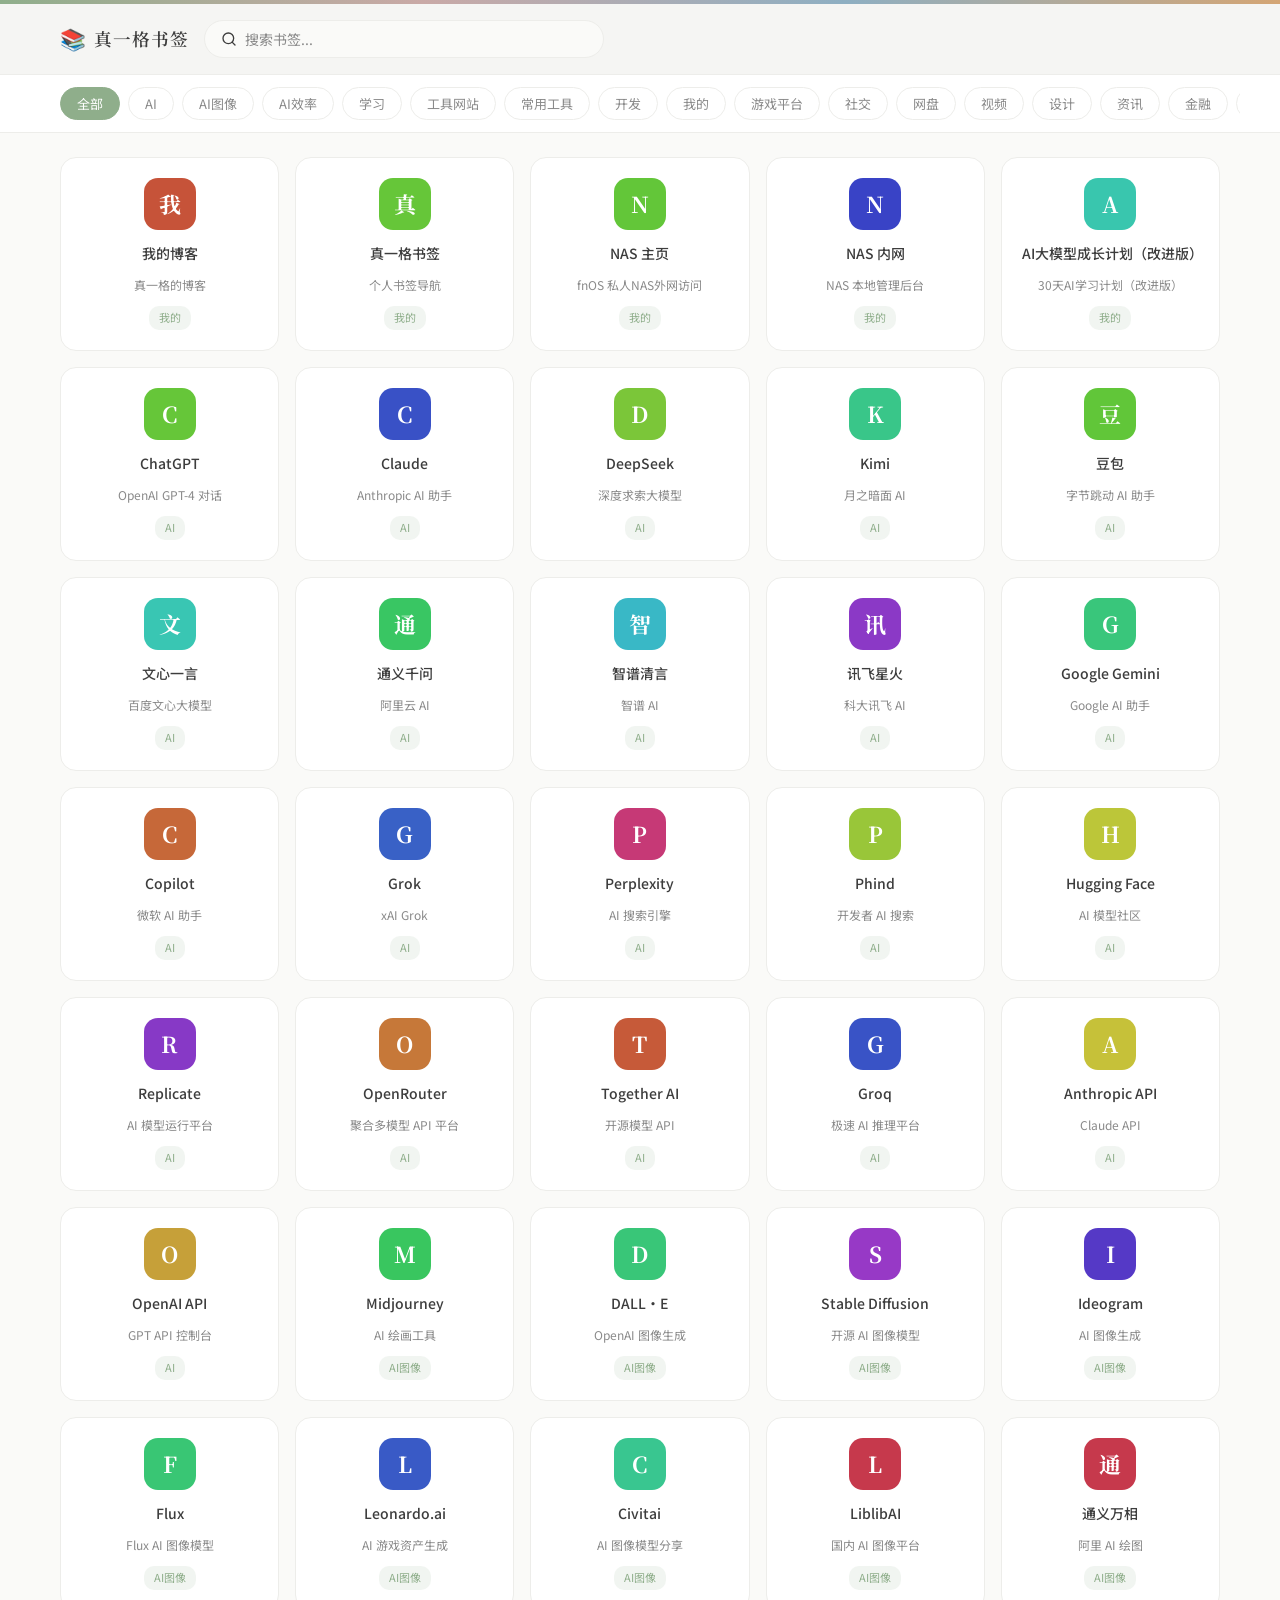
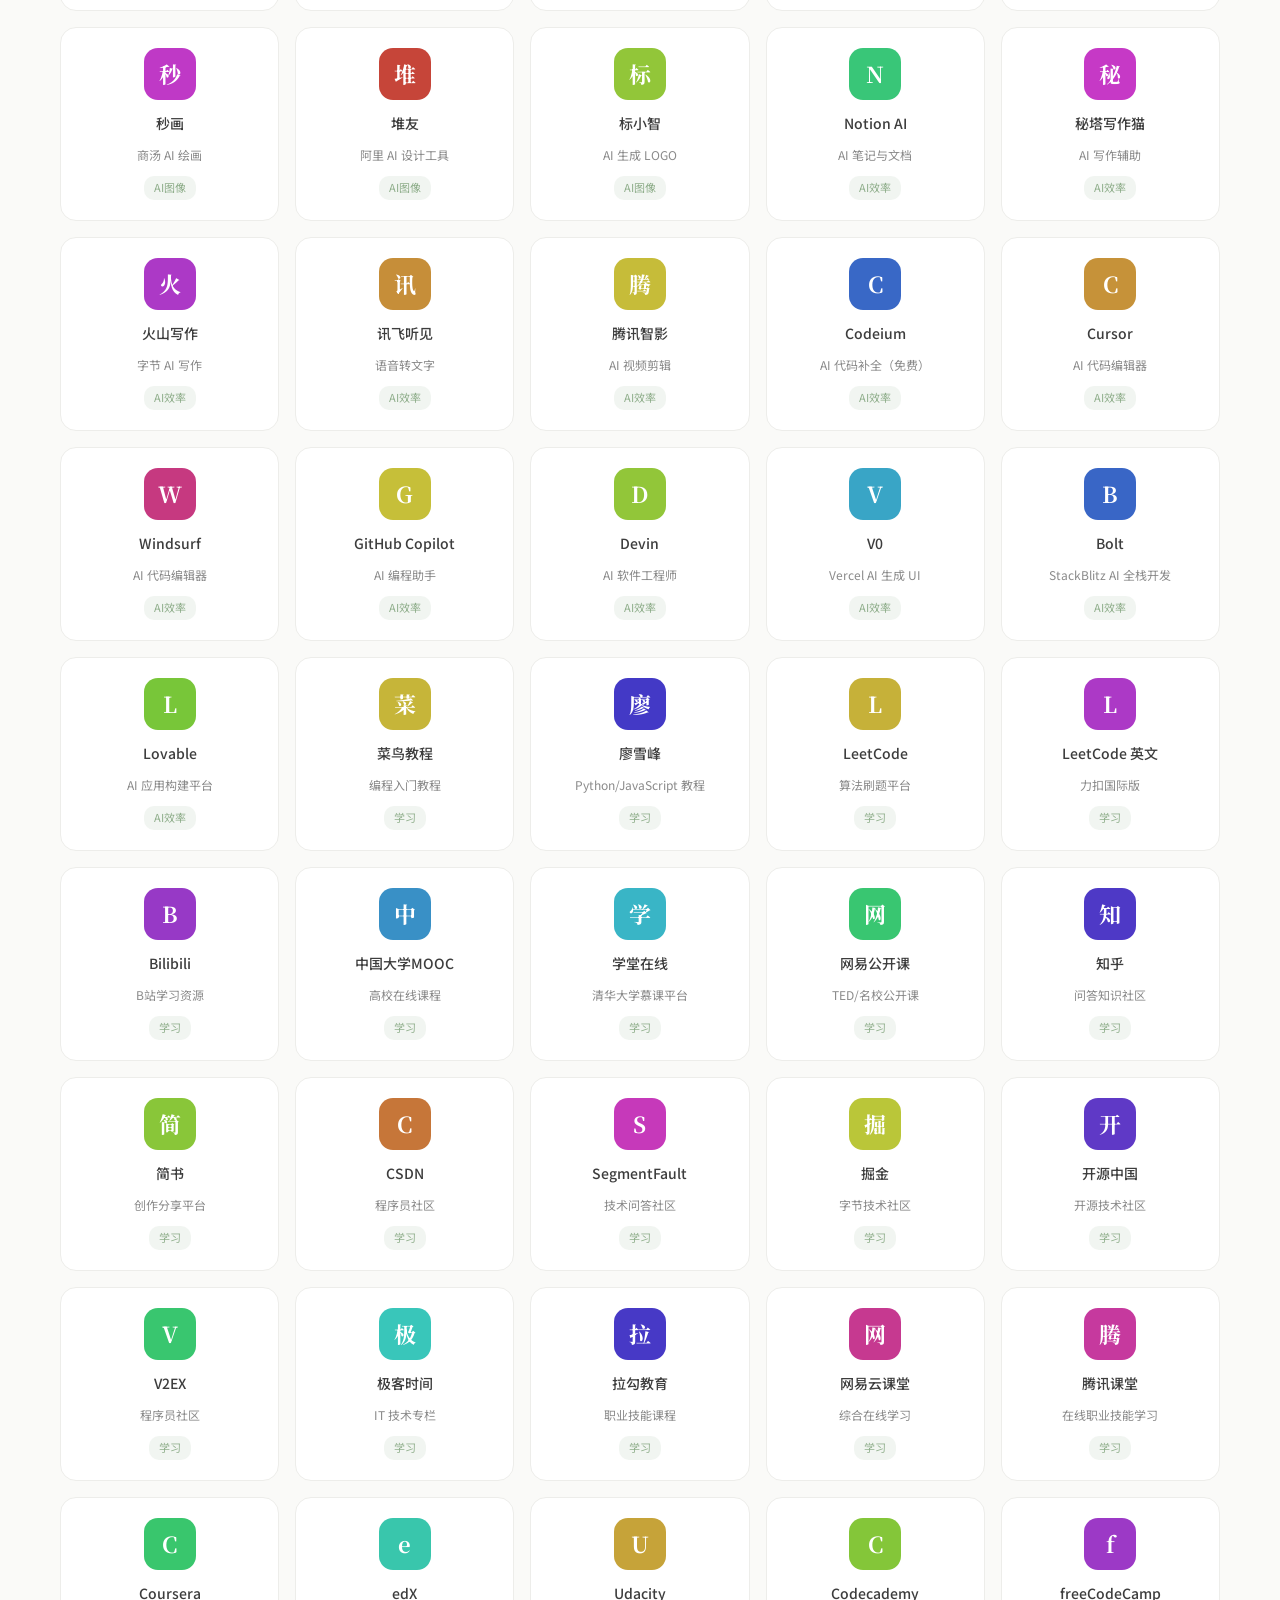
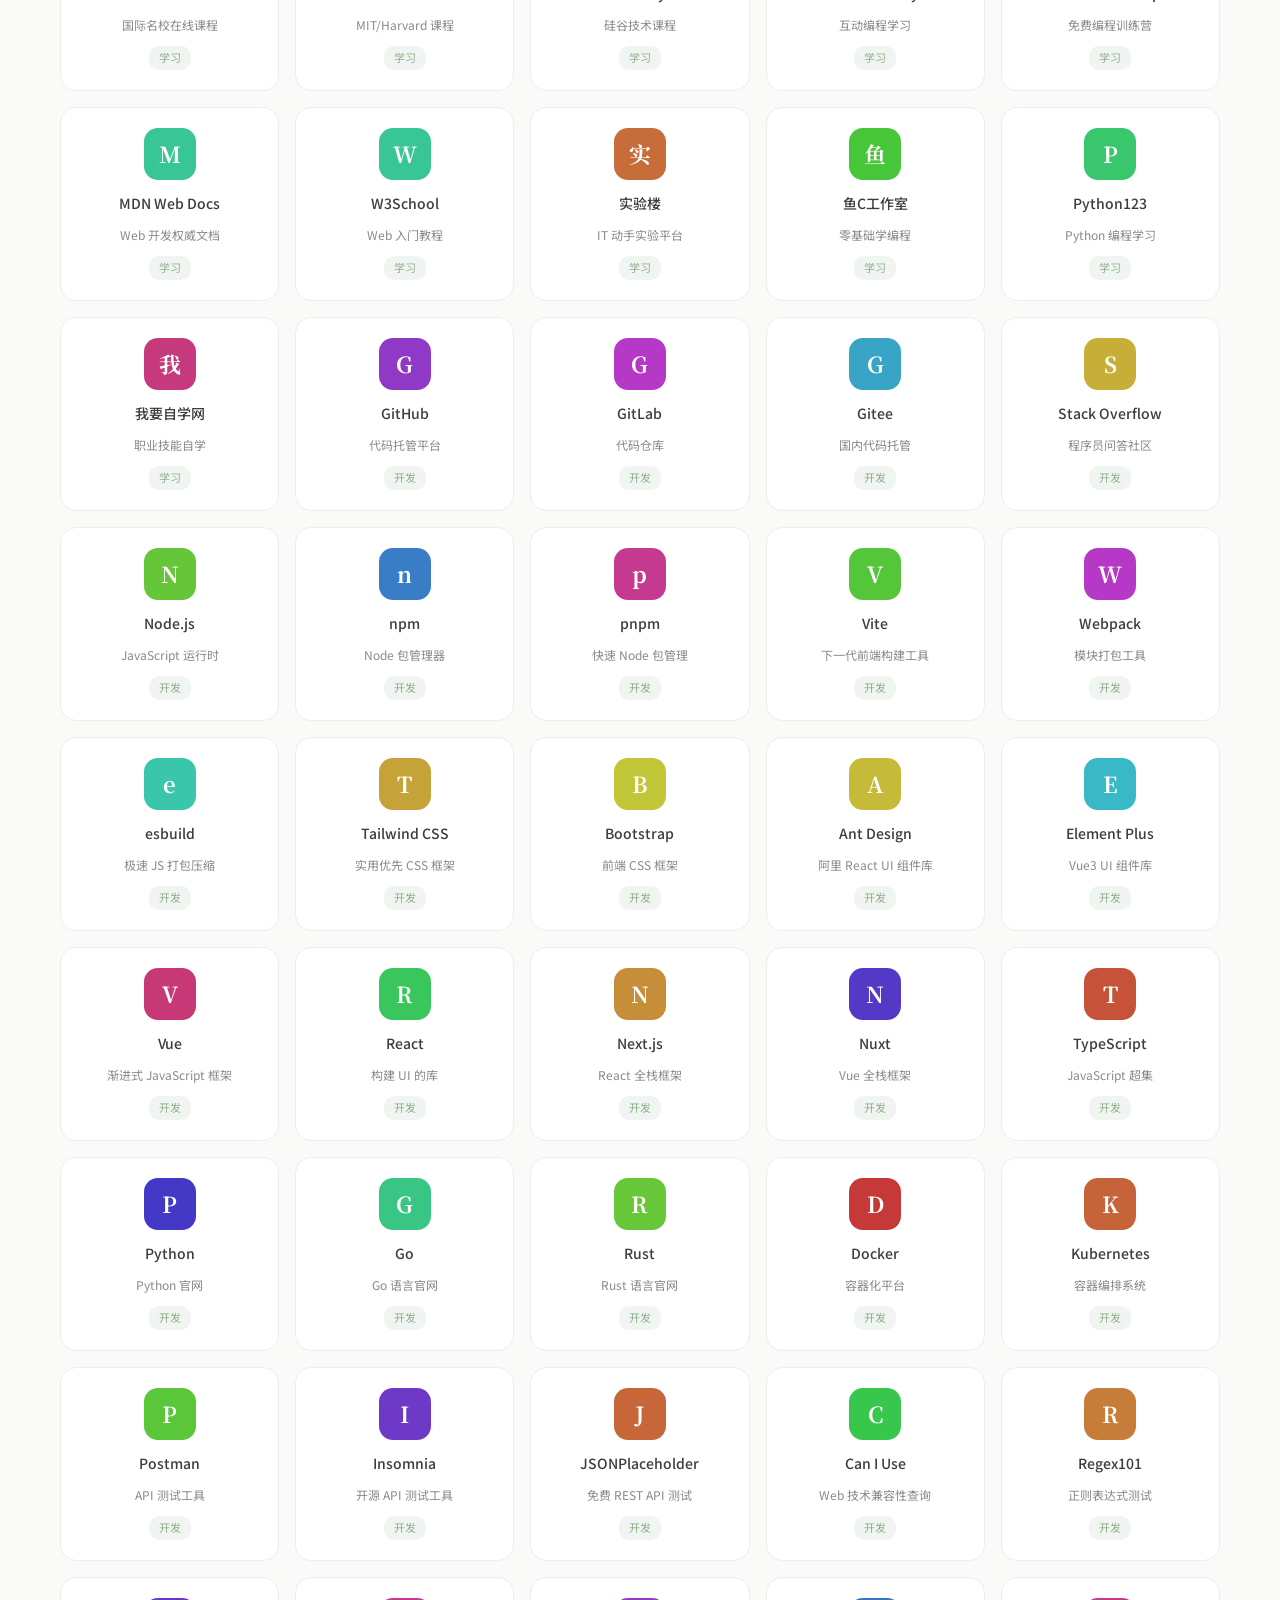
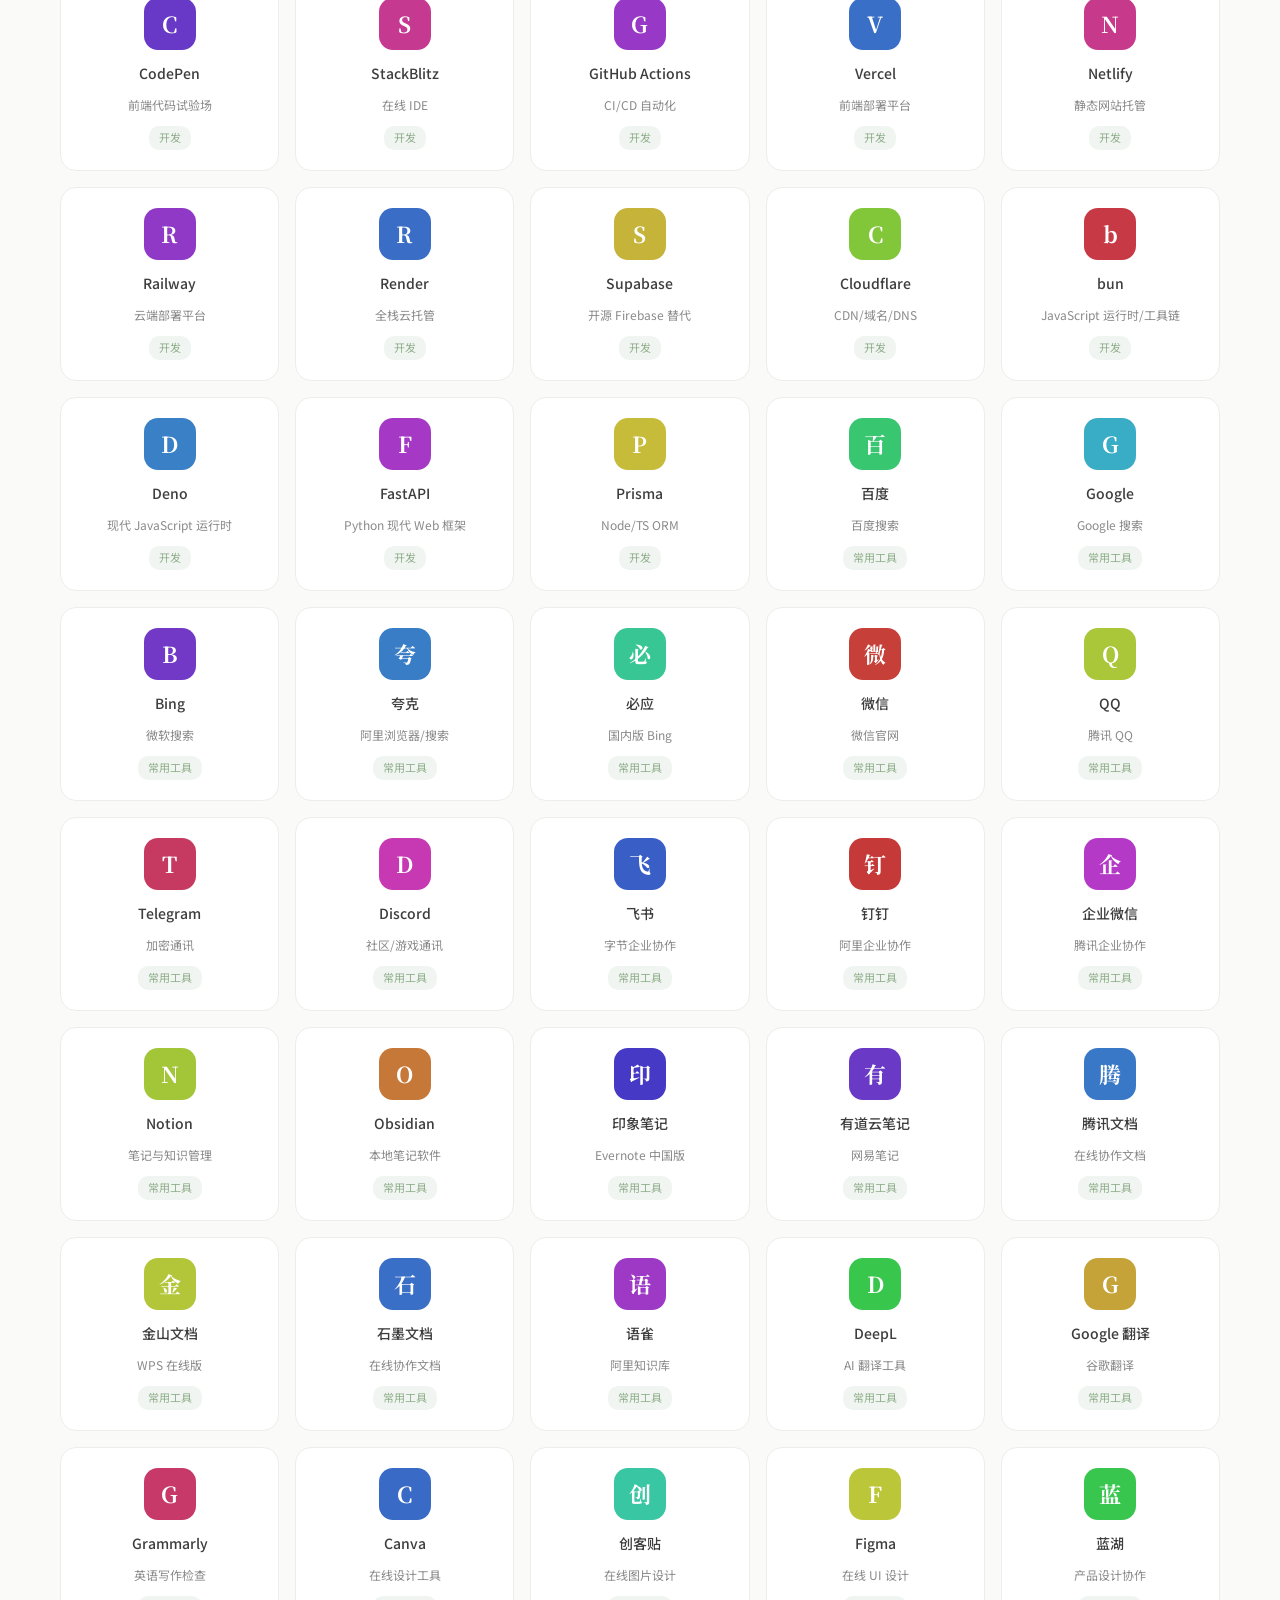
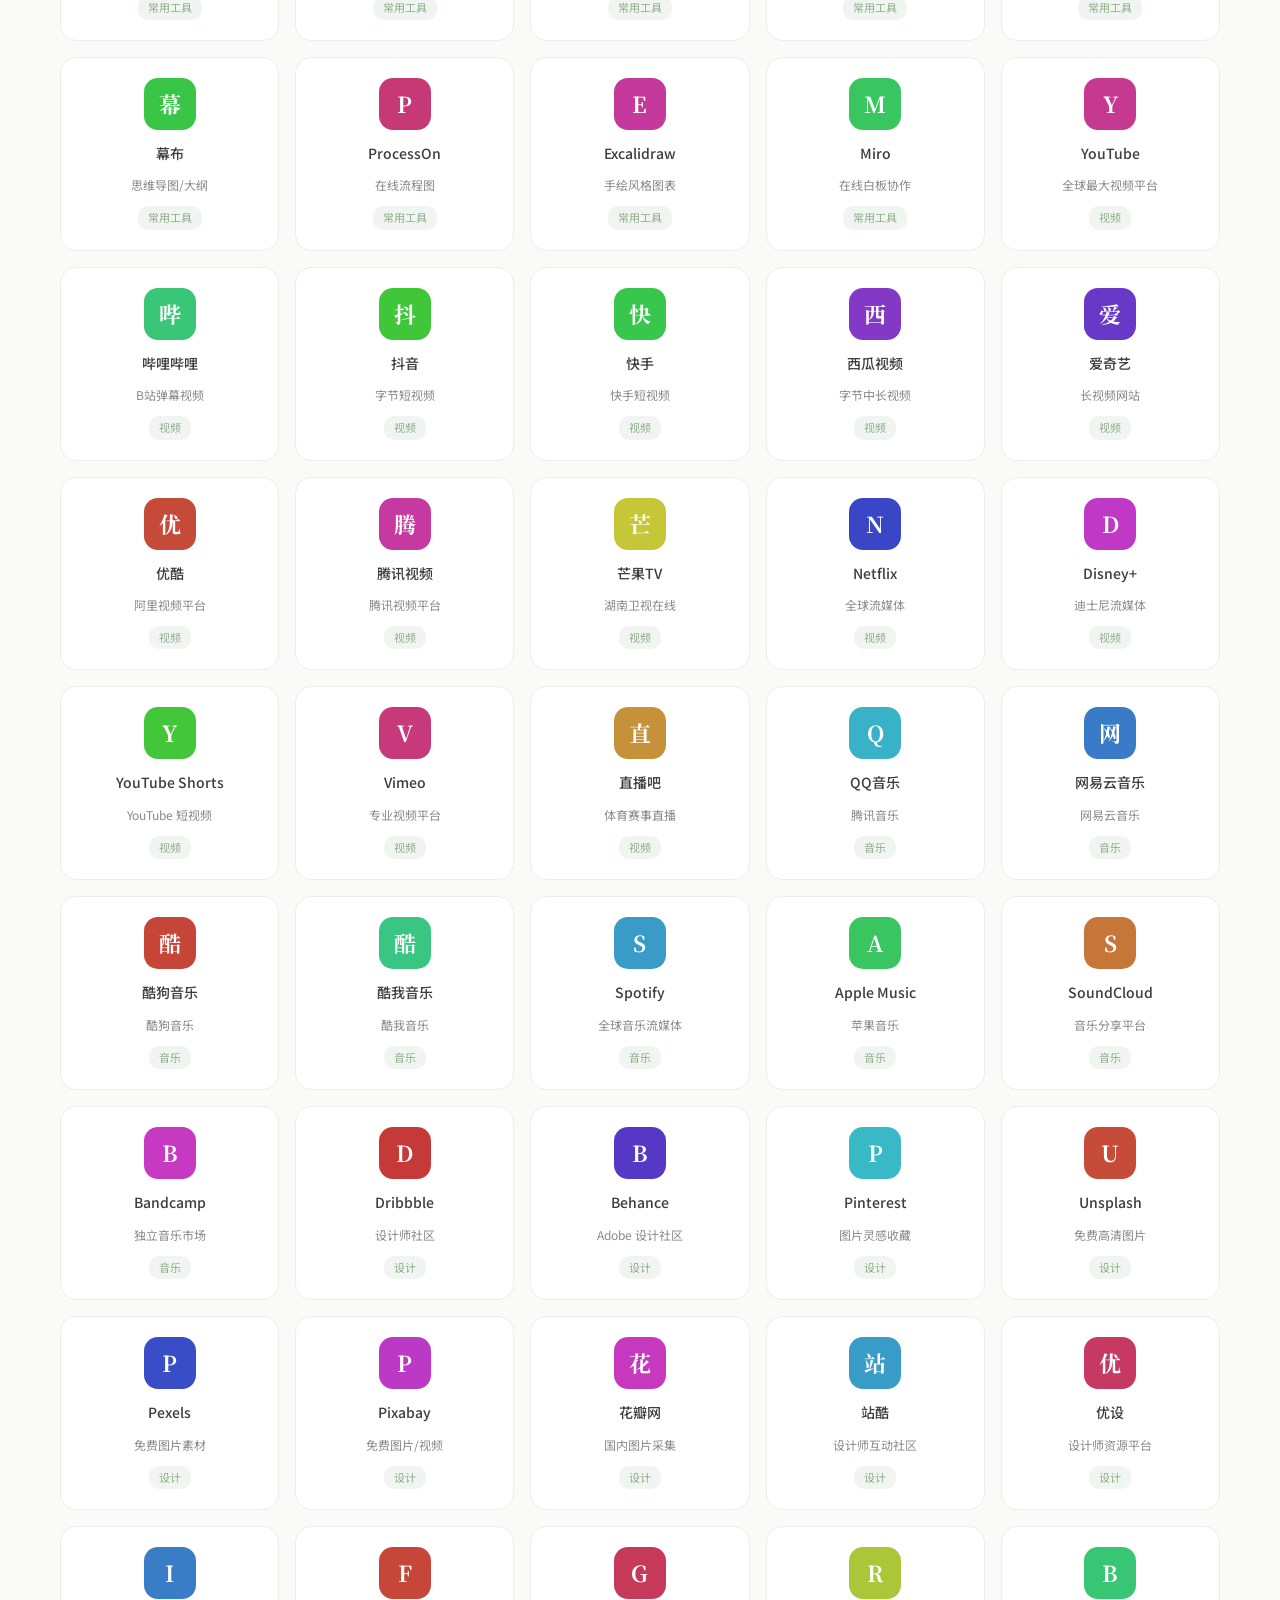
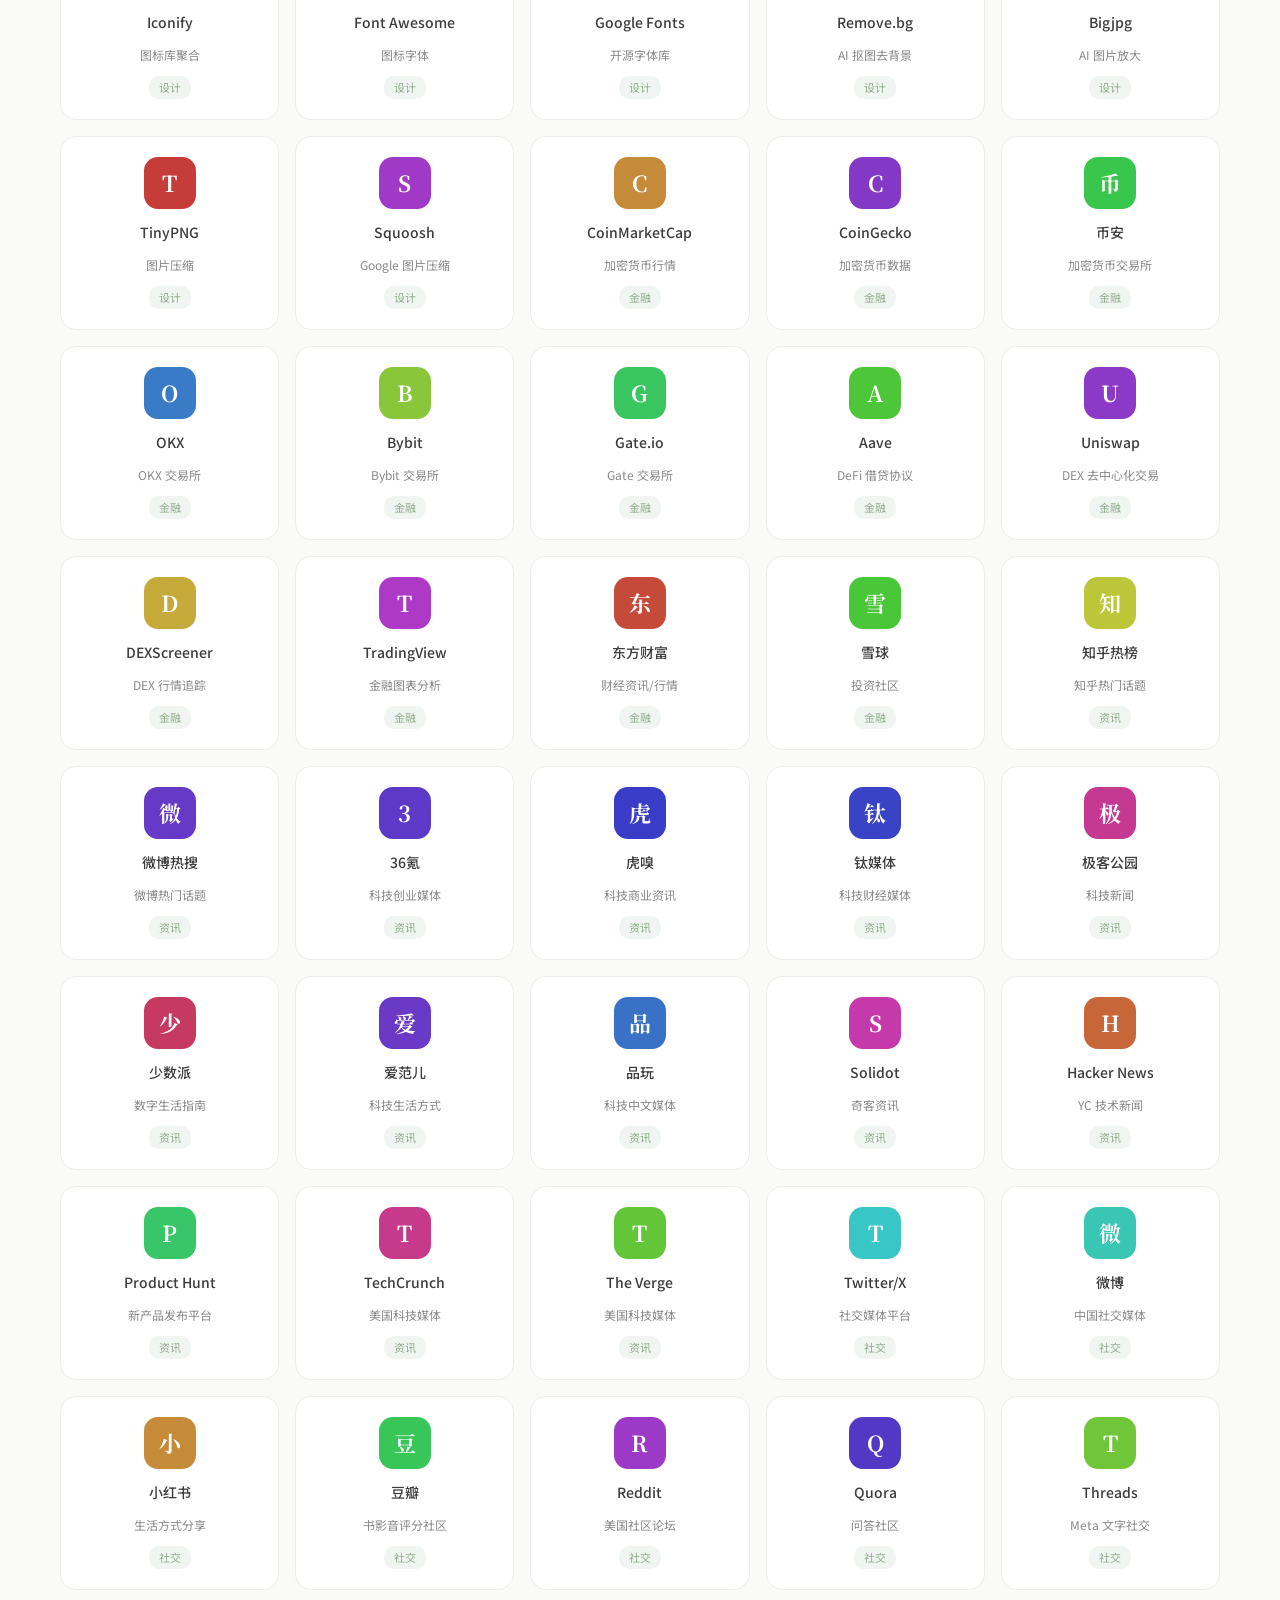
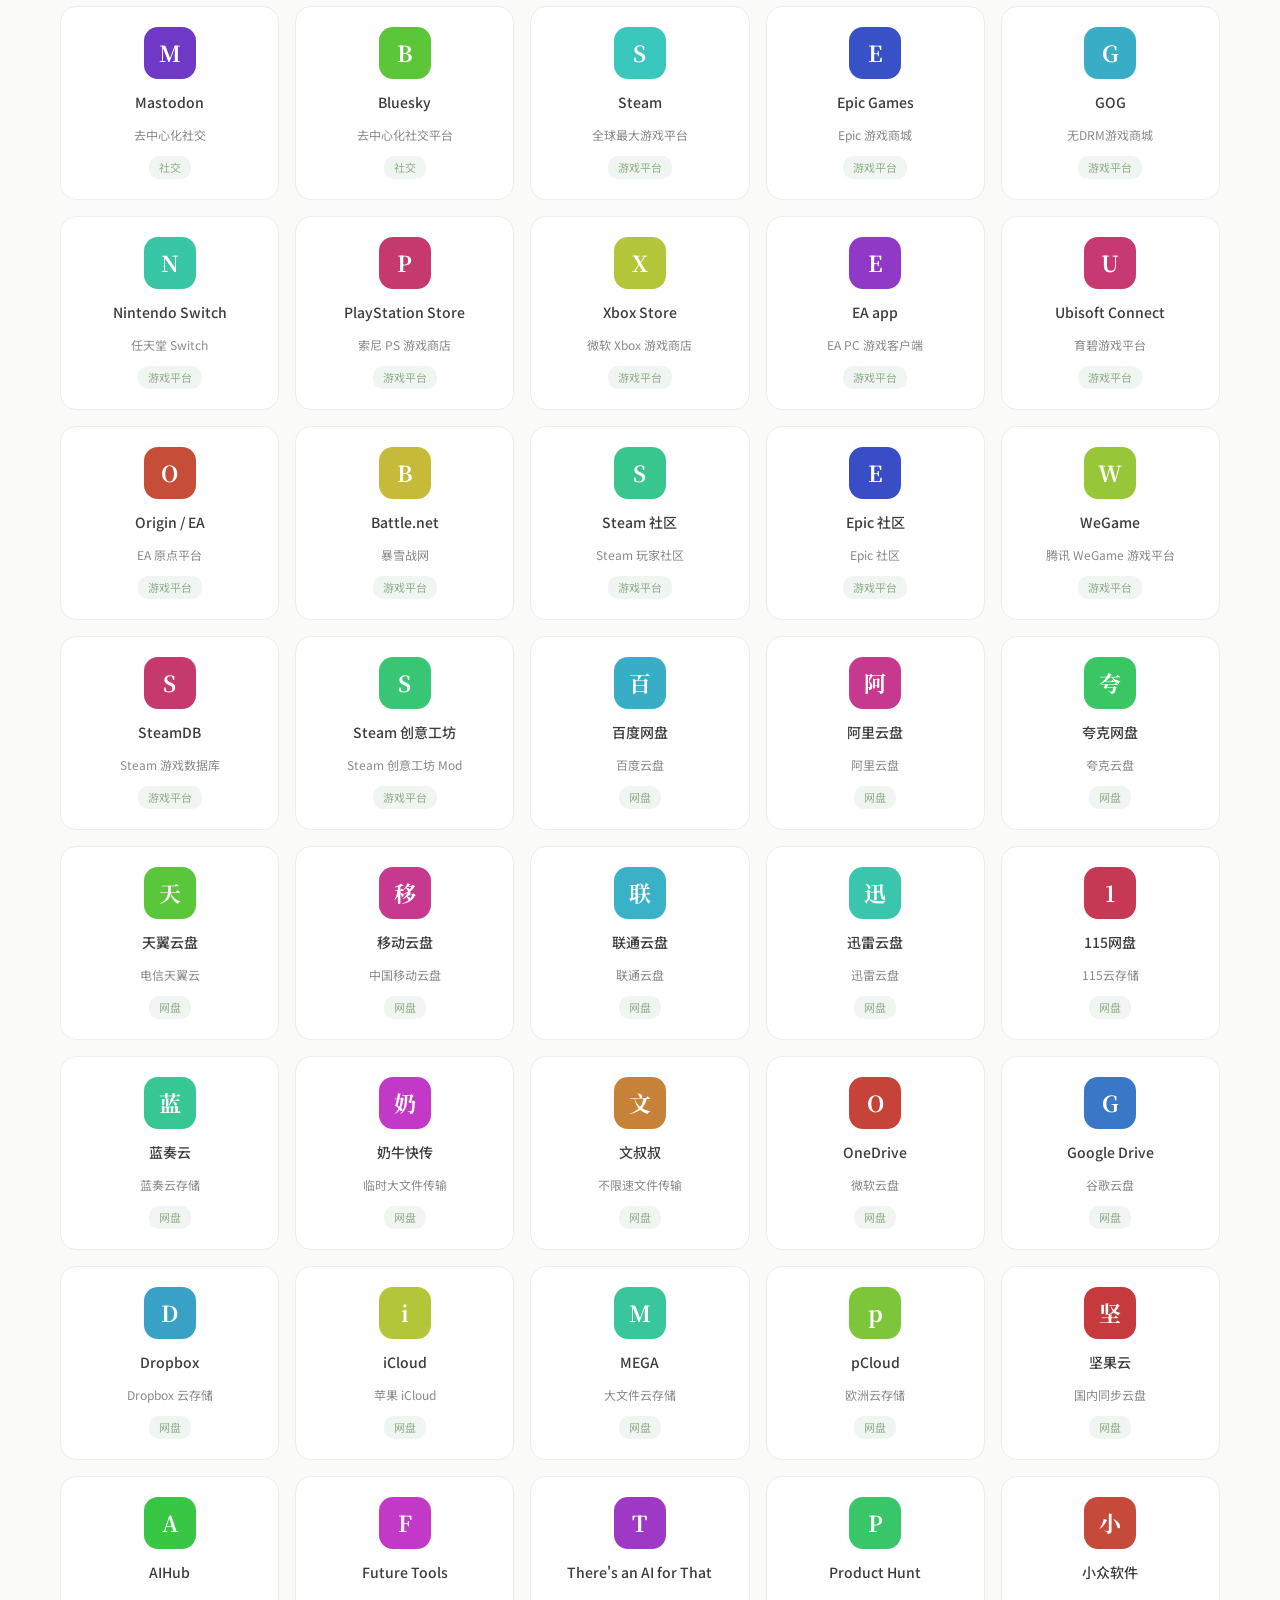
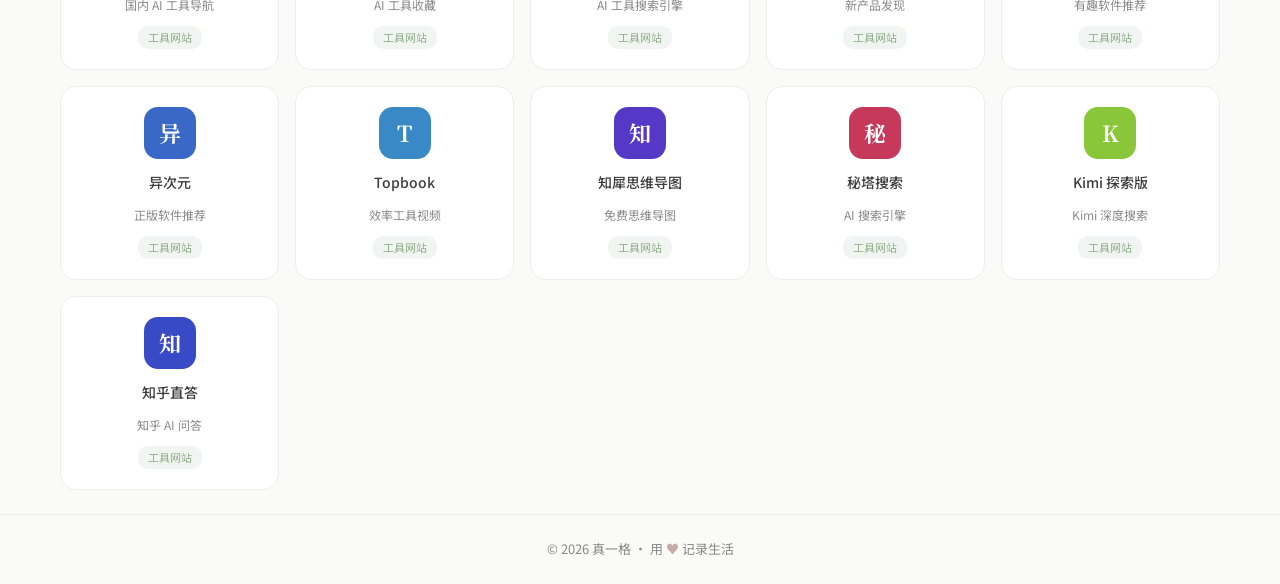
<file: index.html>
<!DOCTYPE html>
<html lang="zh-CN">
<head>
  <meta charset="UTF-8">
  <meta name="viewport" content="width=device-width, initial-scale=1.0">
  <title>真一格书签</title>
  <link rel="icon" href="favicon.ico" type="image/x-icon">
  <link rel="preconnect" href="https://fonts.googleapis.com">
  <link rel="preconnect" href="https://fonts.gstatic.com" crossorigin>
  <link href="https://fonts.googleapis.com/css2?family=Noto+Serif+SC:wght@400;600;700&family=Noto+Sans+SC:wght@300;400;500;600&display=swap" rel="stylesheet">
  <link rel="stylesheet" href="style.css">
</head>
<body>
  <!-- 顶部装饰条 -->
  <div class="top-bar"></div>

  <!-- 顶部导航 -->
  <header>
    <div class="header-inner">
      <div class="logo">
        <span class="logo-icon">📚</span>
        <span class="logo-text">真一格书签</span>
      </div>
      <div class="search-box">
        <svg class="icon-sm" viewBox="0 0 24 24" fill="none" stroke="currentColor" stroke-width="2" stroke-linecap="round" stroke-linejoin="round"><circle cx="11" cy="11" r="8"></circle><line x1="21" y1="21" x2="16.65" y2="16.65"></line></svg>
        <input type="text" id="searchInput" placeholder="搜索书签...">
      </div>
    </div>
  </header>

  <!-- 分类标签 -->
  <div class="category-bar">
    <div class="category-inner" id="categoryBar">
      <button class="cat-btn active" data-cat="all">全部</button>
    </div>
  </div>

  <!-- 书签列表 -->
  <main>
    <div class="bookmark-grid" id="bookmarkGrid"></div>
    <div class="empty-tip" id="emptyTip" style="display:none">
      <svg class="icon-lg" viewBox="0 0 24 24" fill="none" stroke="currentColor" stroke-width="1.5" stroke-linecap="round" stroke-linejoin="round"><path d="M21 16V8a2 2 0 0 0-1-1.73l-7-4a2 2 0 0 0-2 0l-7 4A2 2 0 0 0 3 8v8a2 2 0 0 0 1 1.73l7 4a2 2 0 0 0 2 0l7-4A2 2 0 0 0 21 16z"></path><polyline points="3.27 6.96 12 12.01 20.73 6.96"></polyline><line x1="12" y1="22.08" x2="12" y2="12"></line></svg>
      <p>暂无书签</p>
    </div>
  </main>

  <footer>
    <p>© 2026 真一格 · 用 <span style="color: var(--accent-pink);">♥</span> 记录生活</p>
  </footer>

  <script src="data.js"></script>
  <script src="app.js"></script>
</body>
</html>
</file>
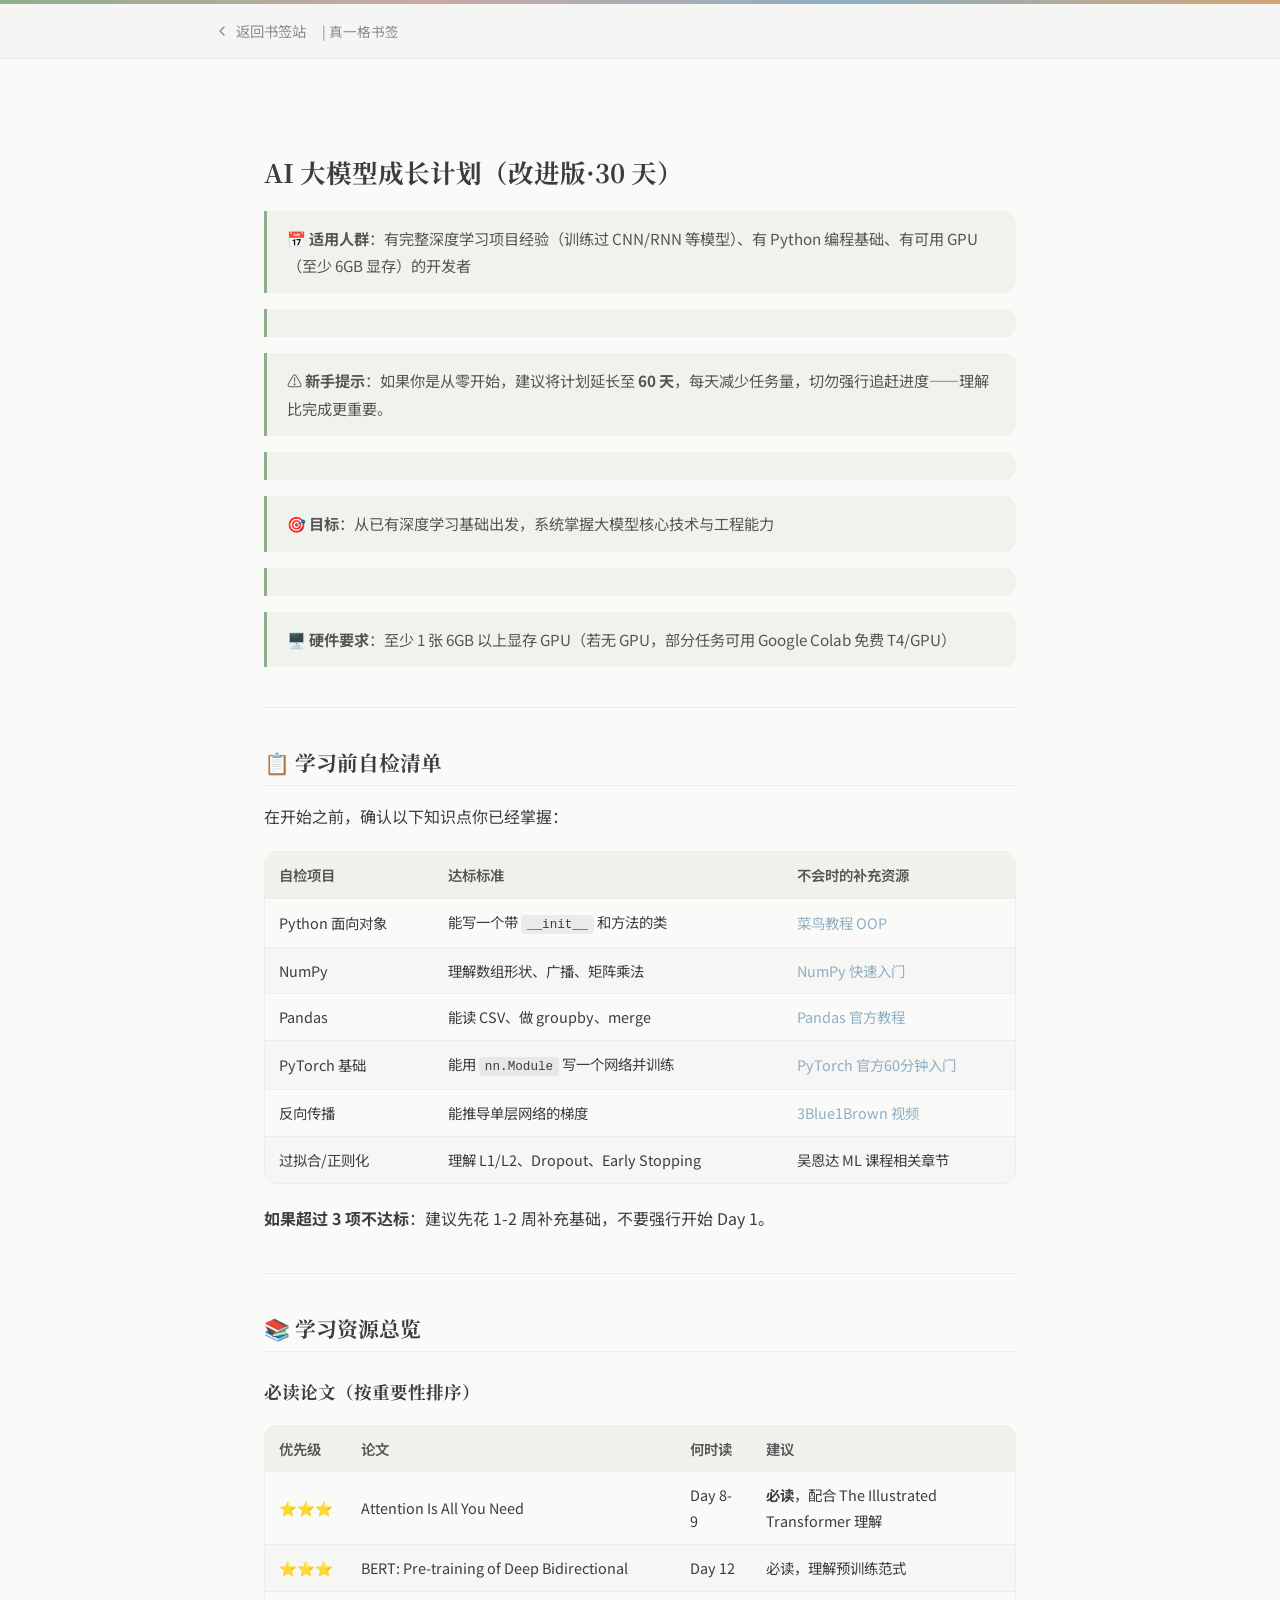
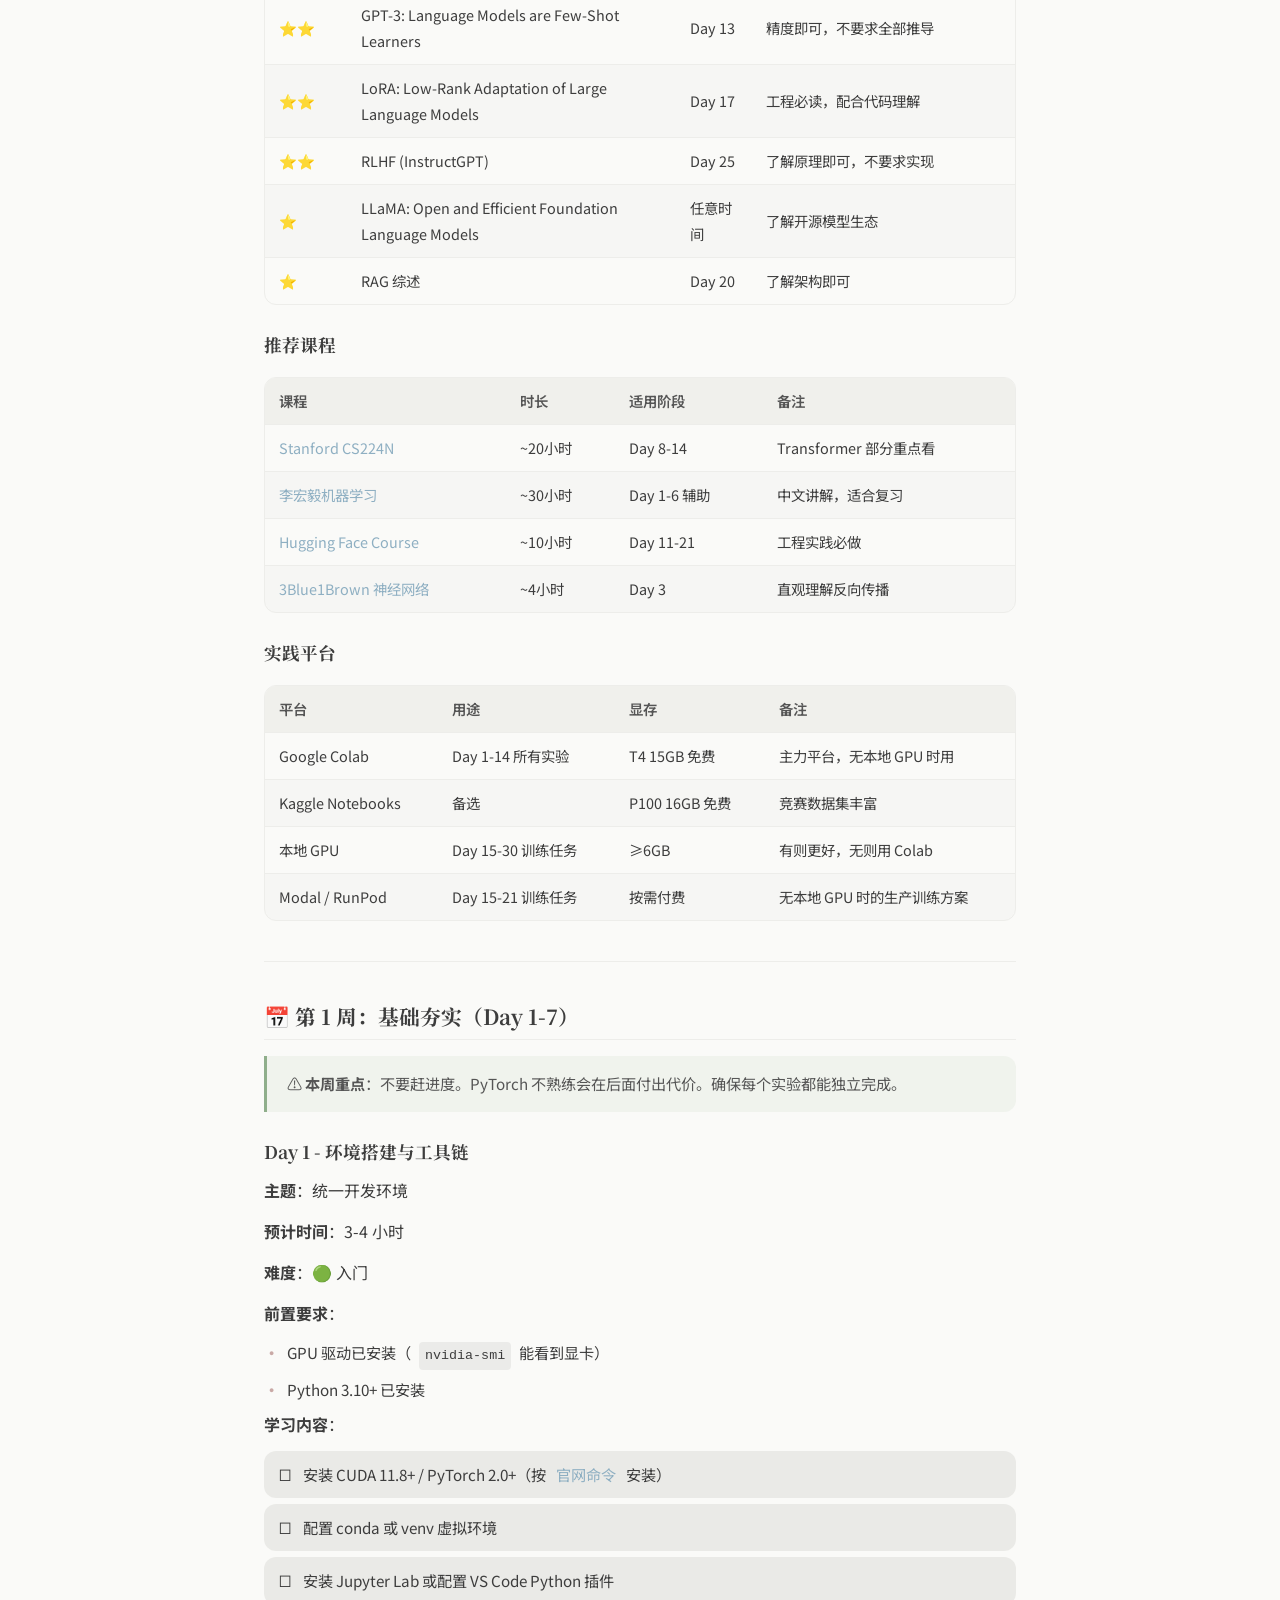
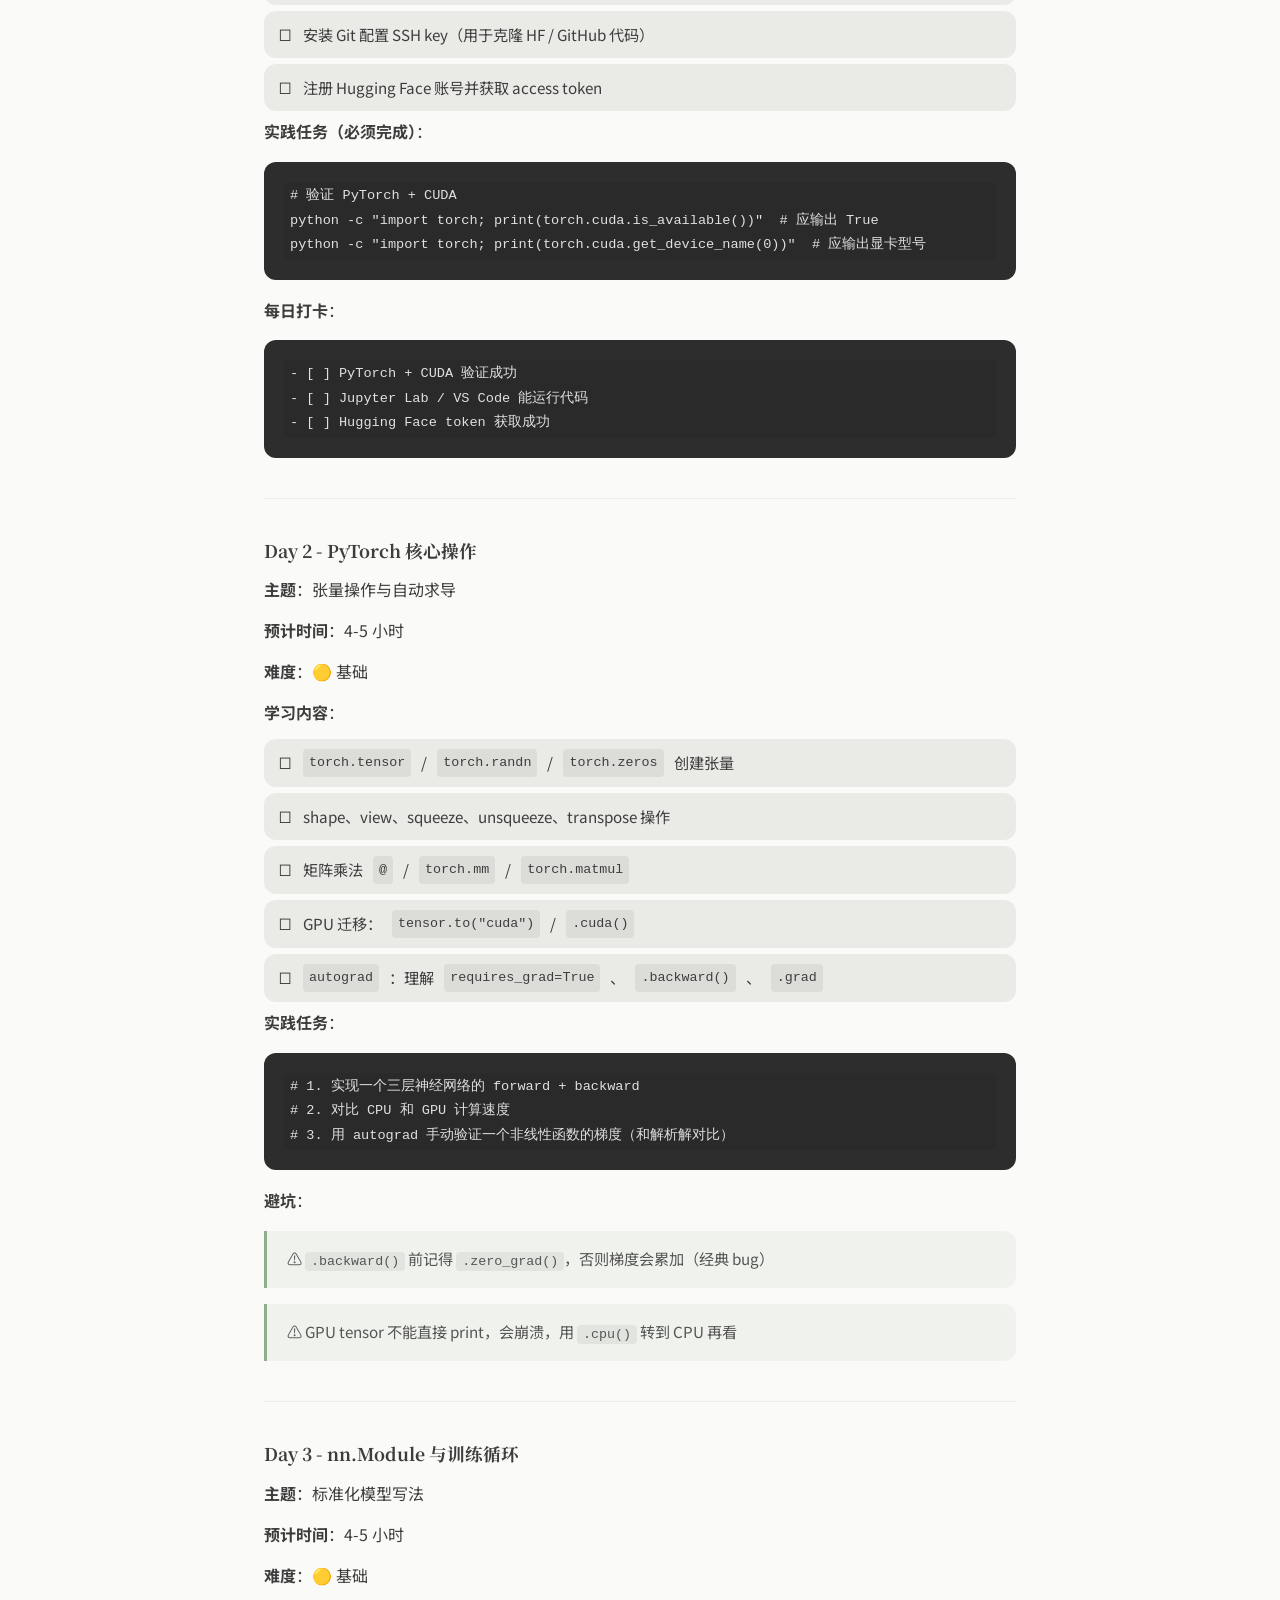
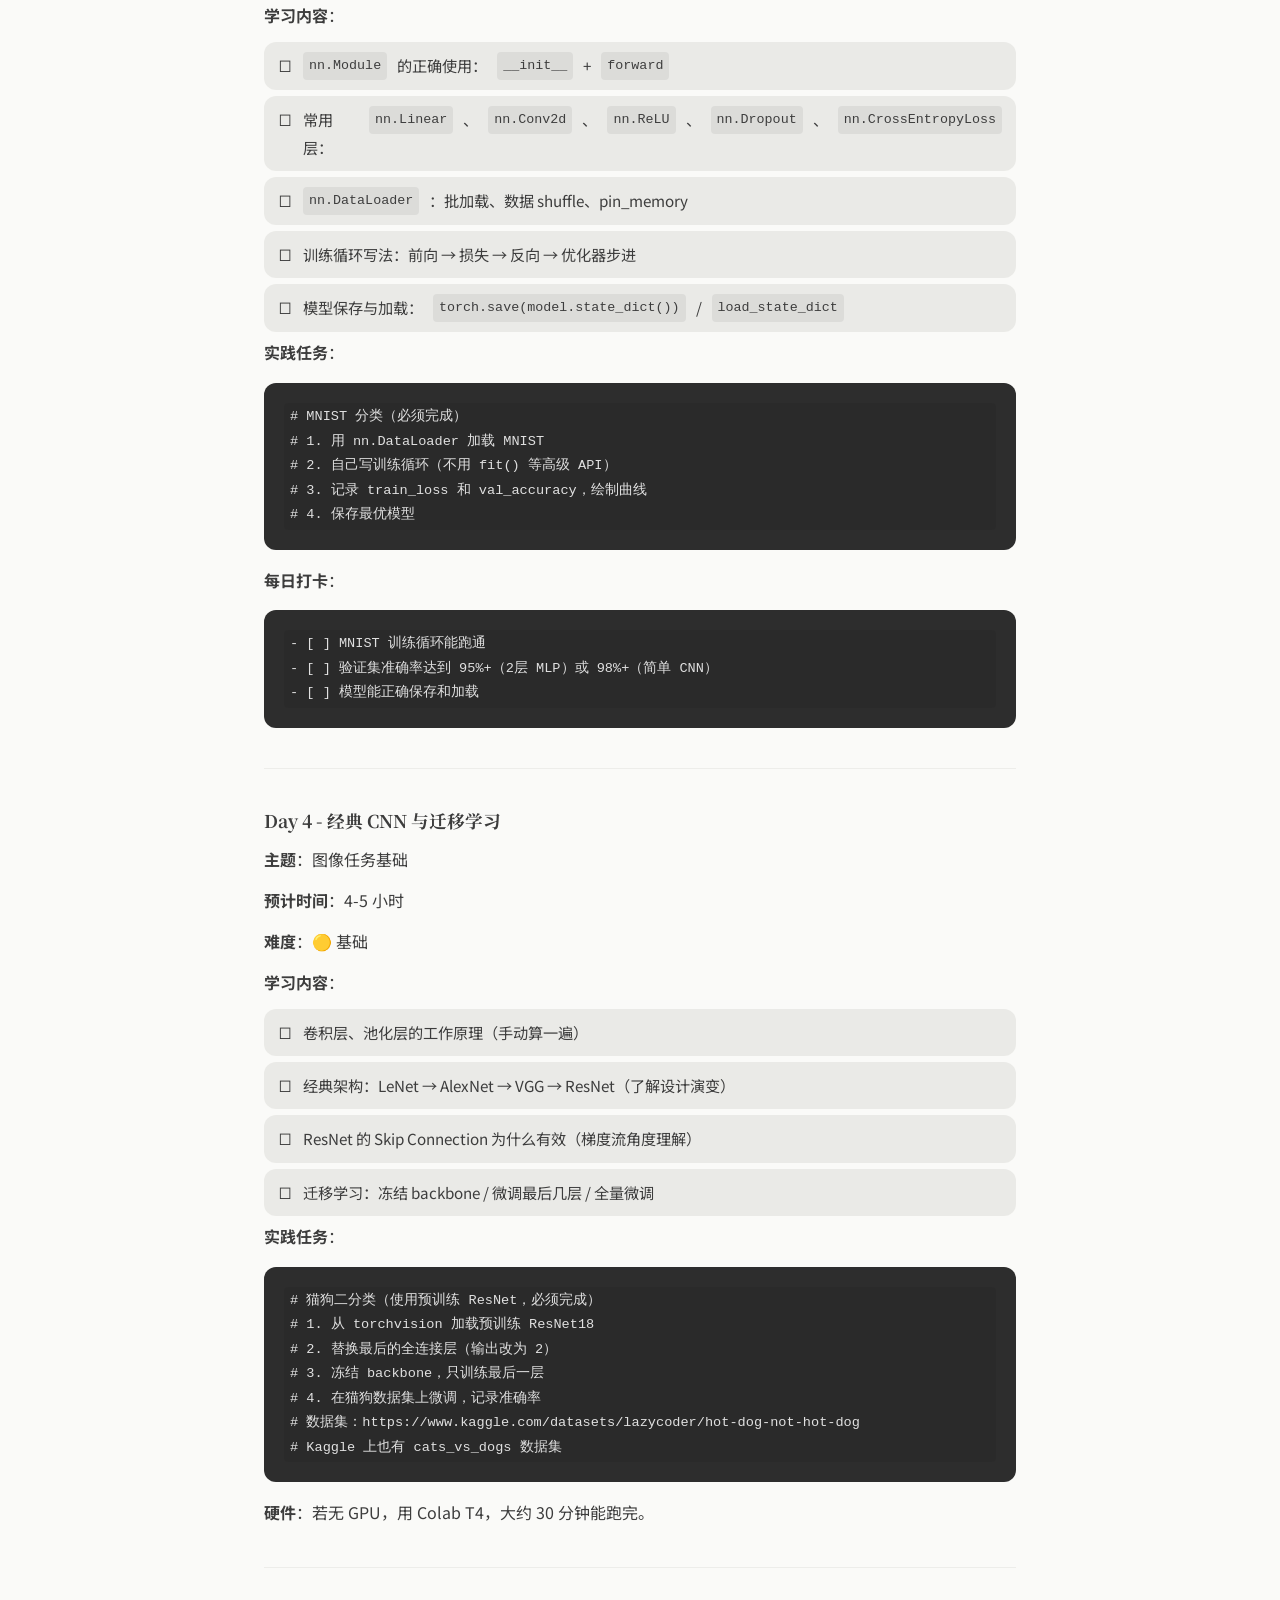
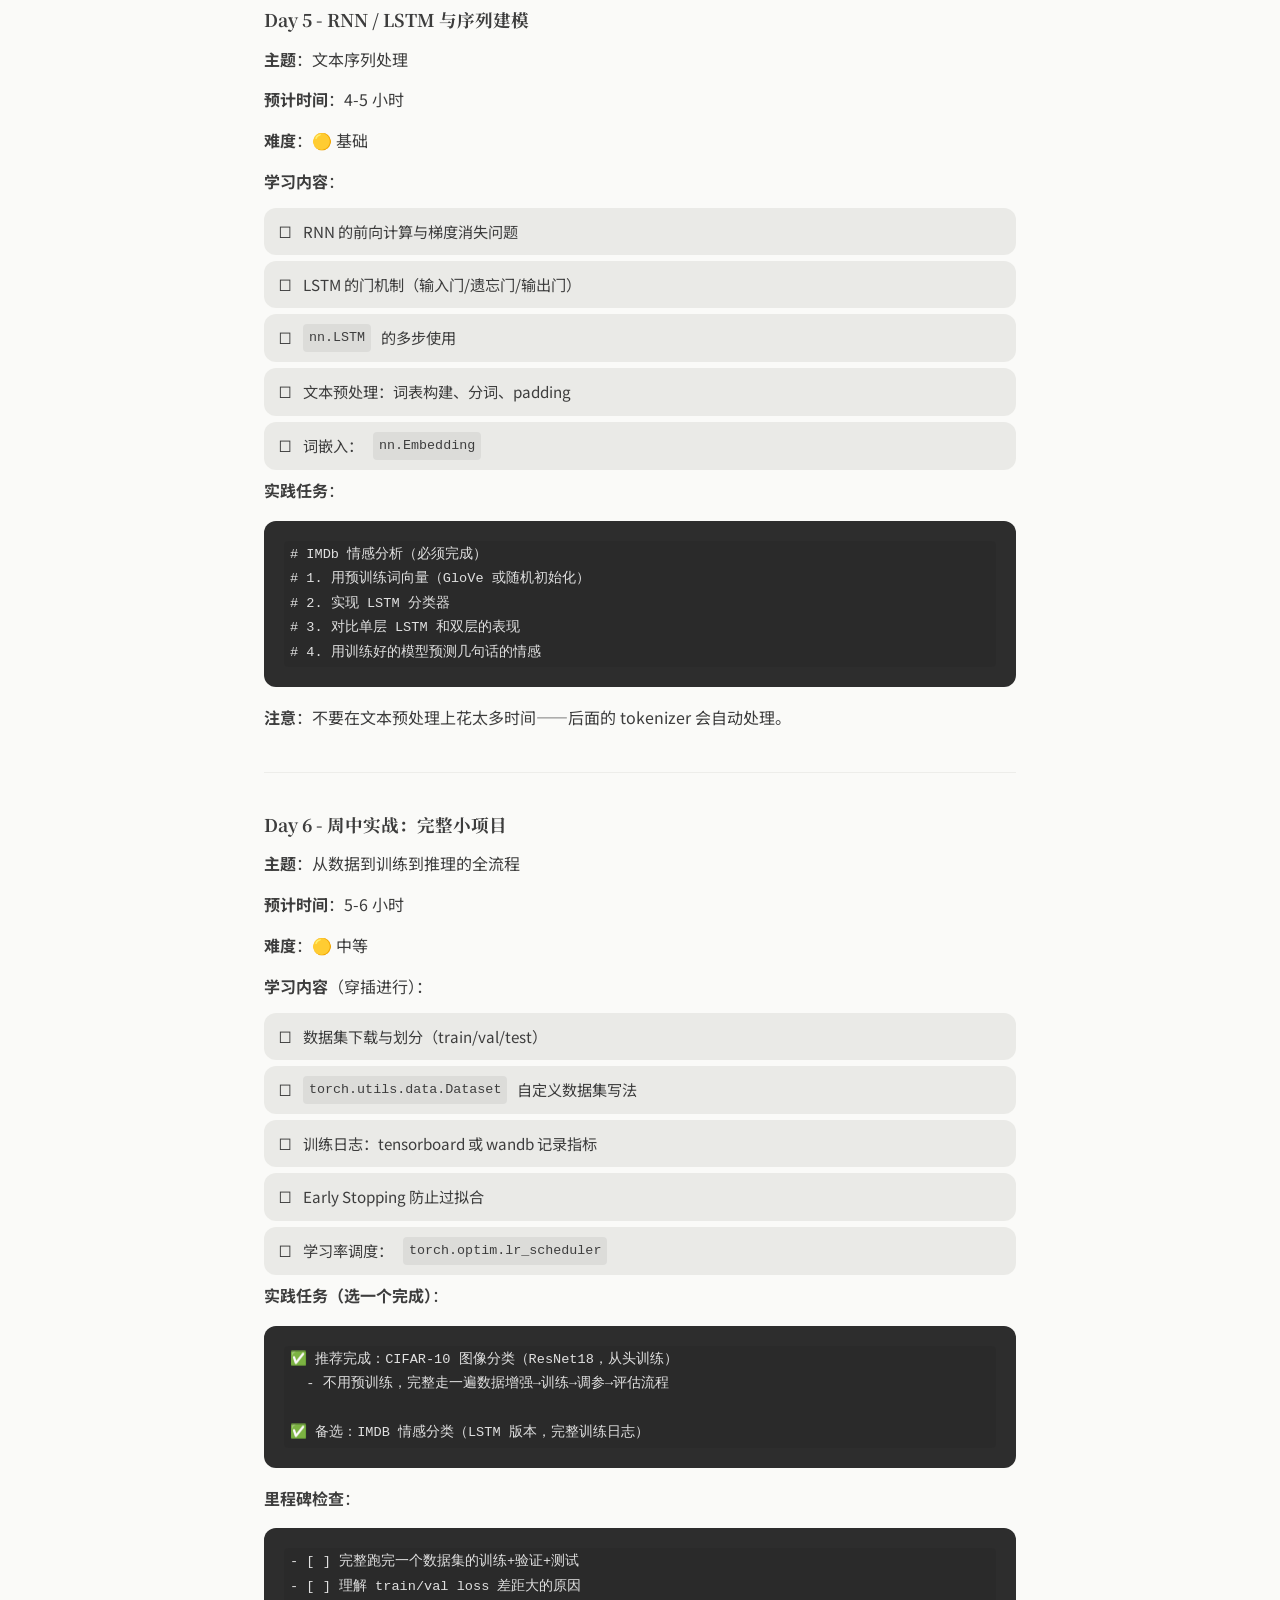
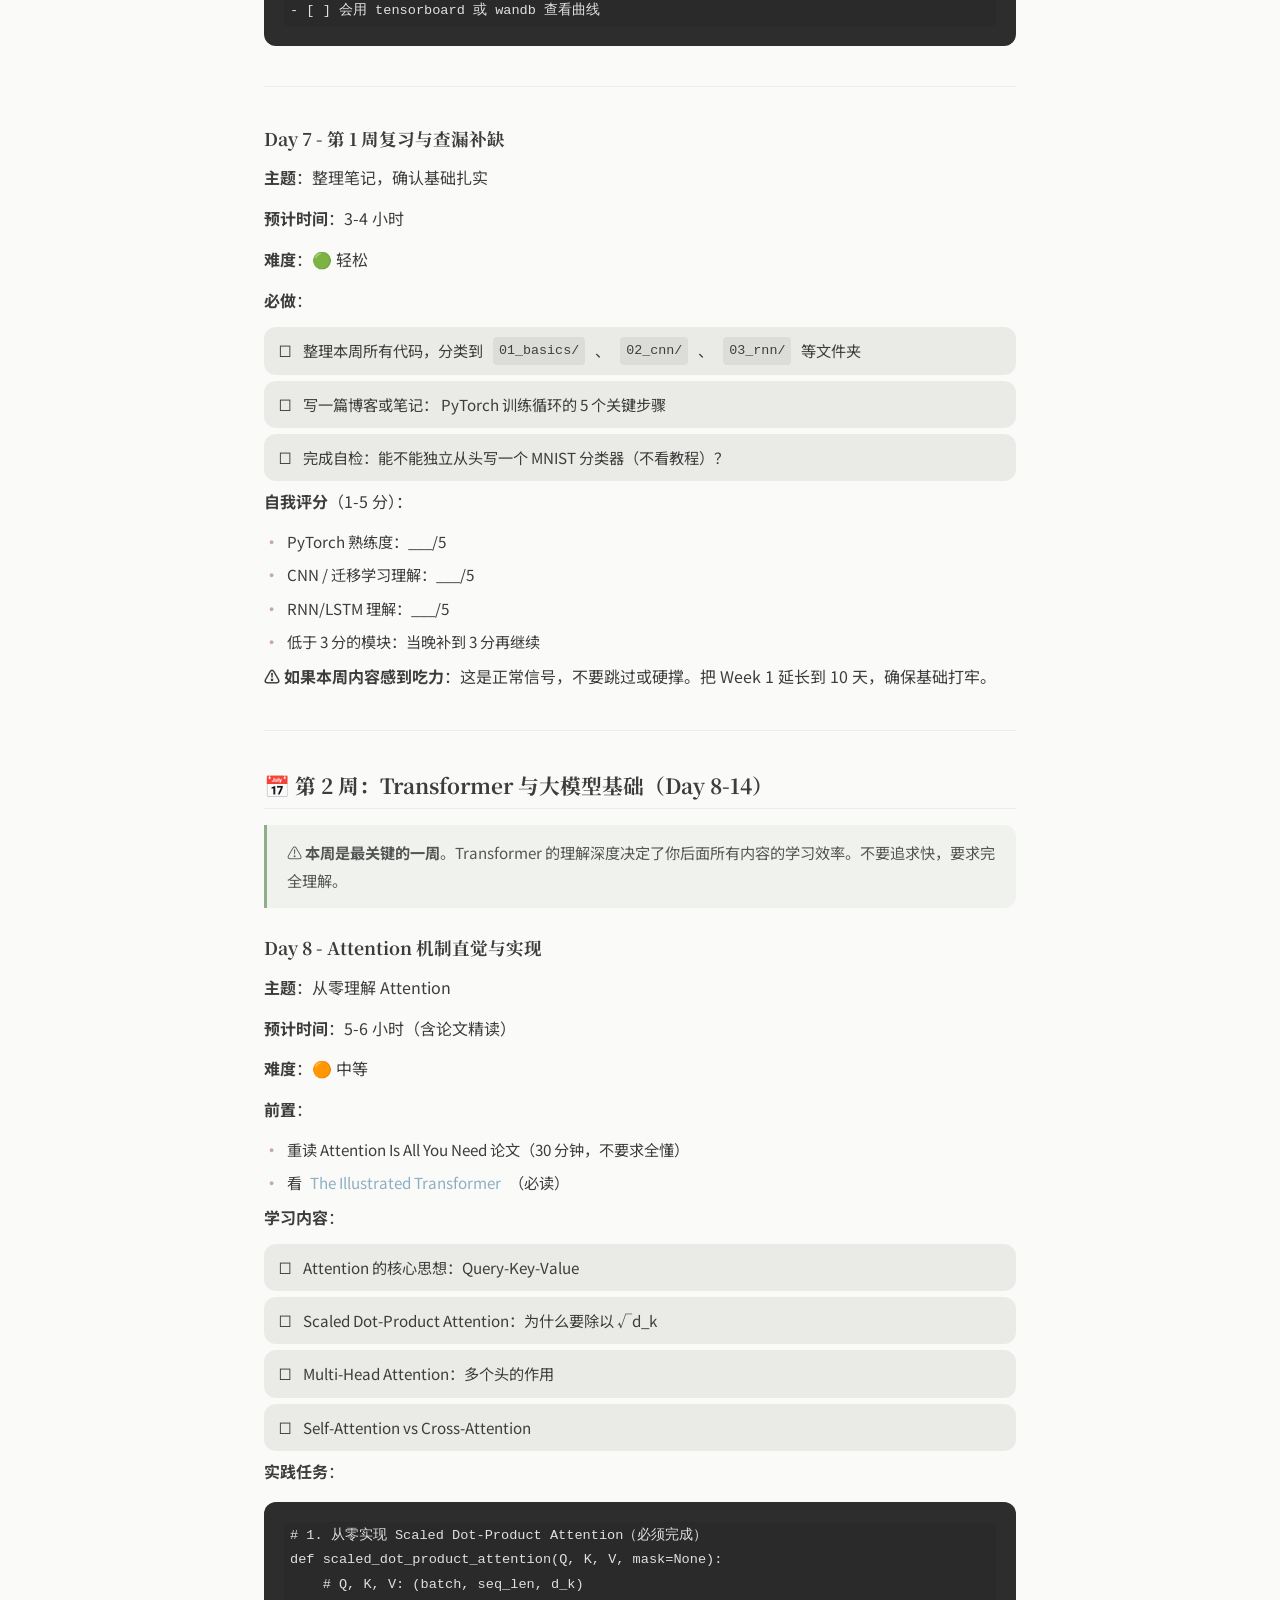
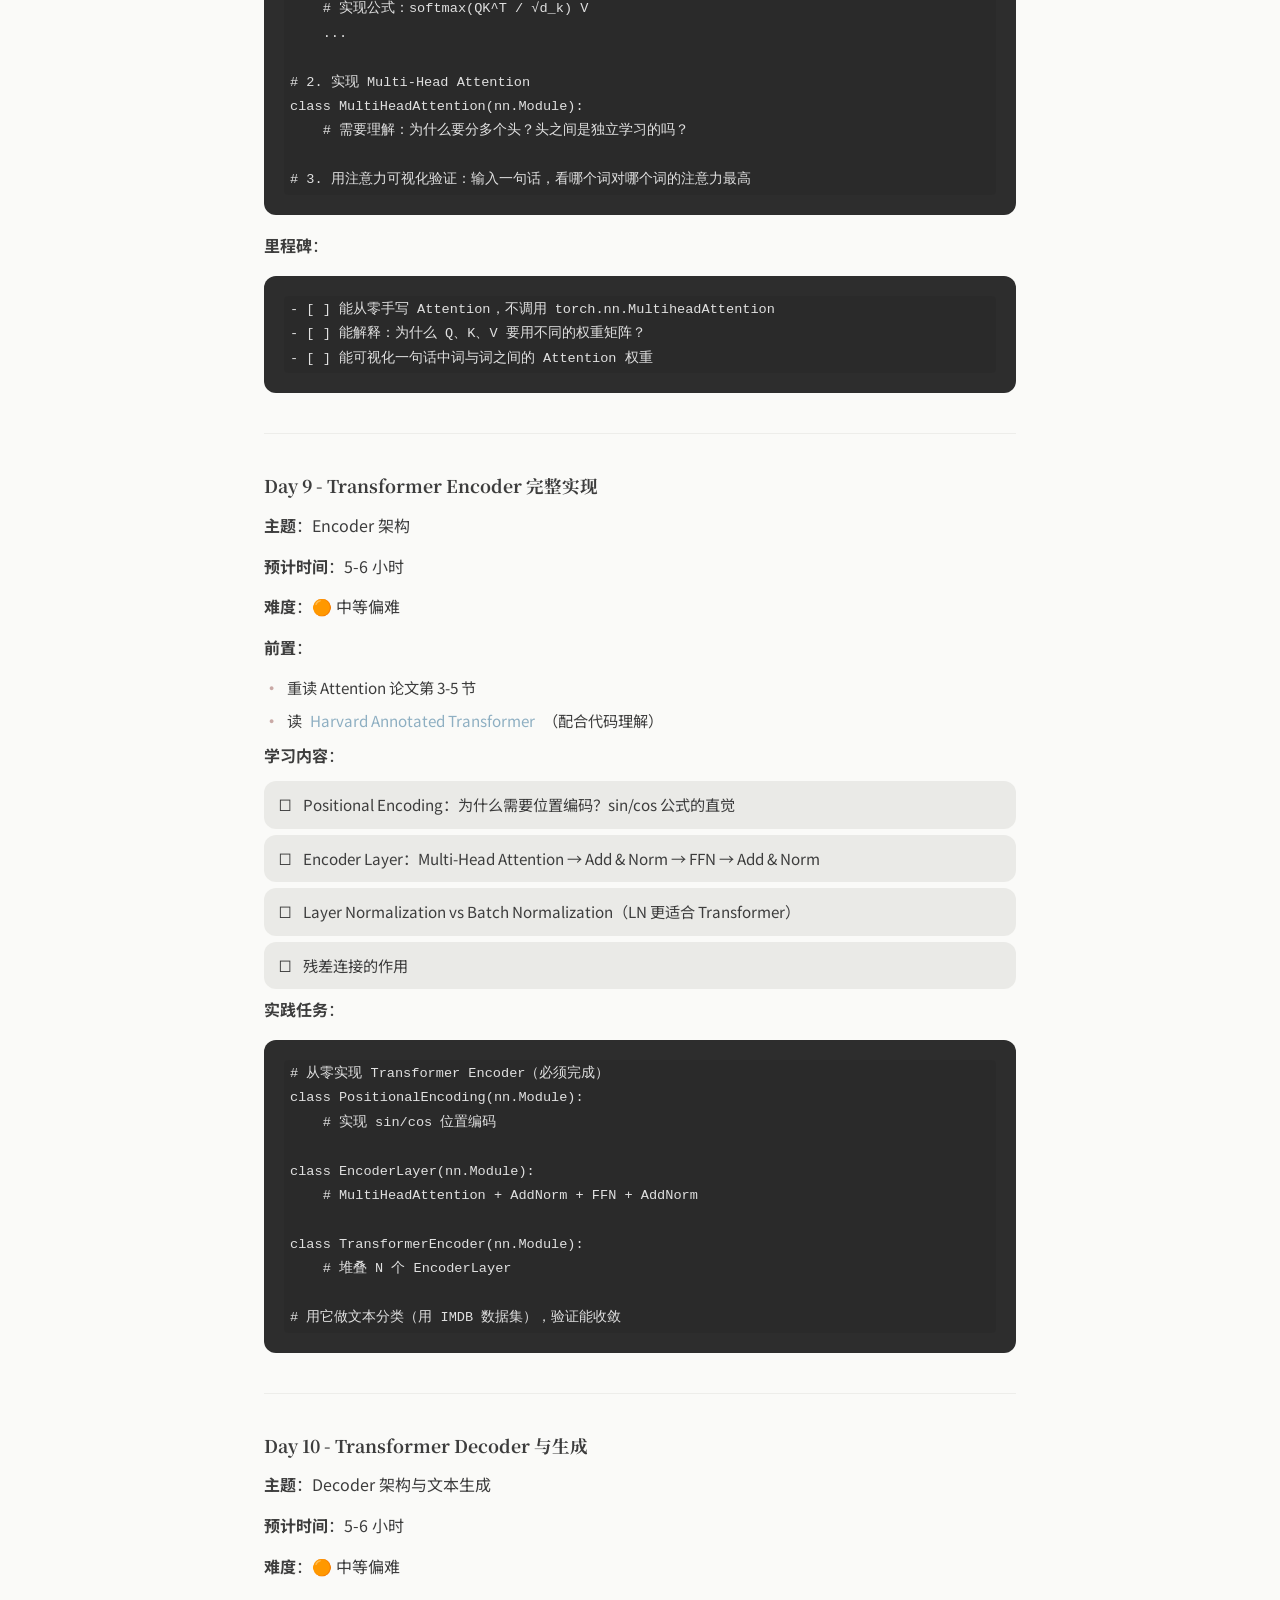
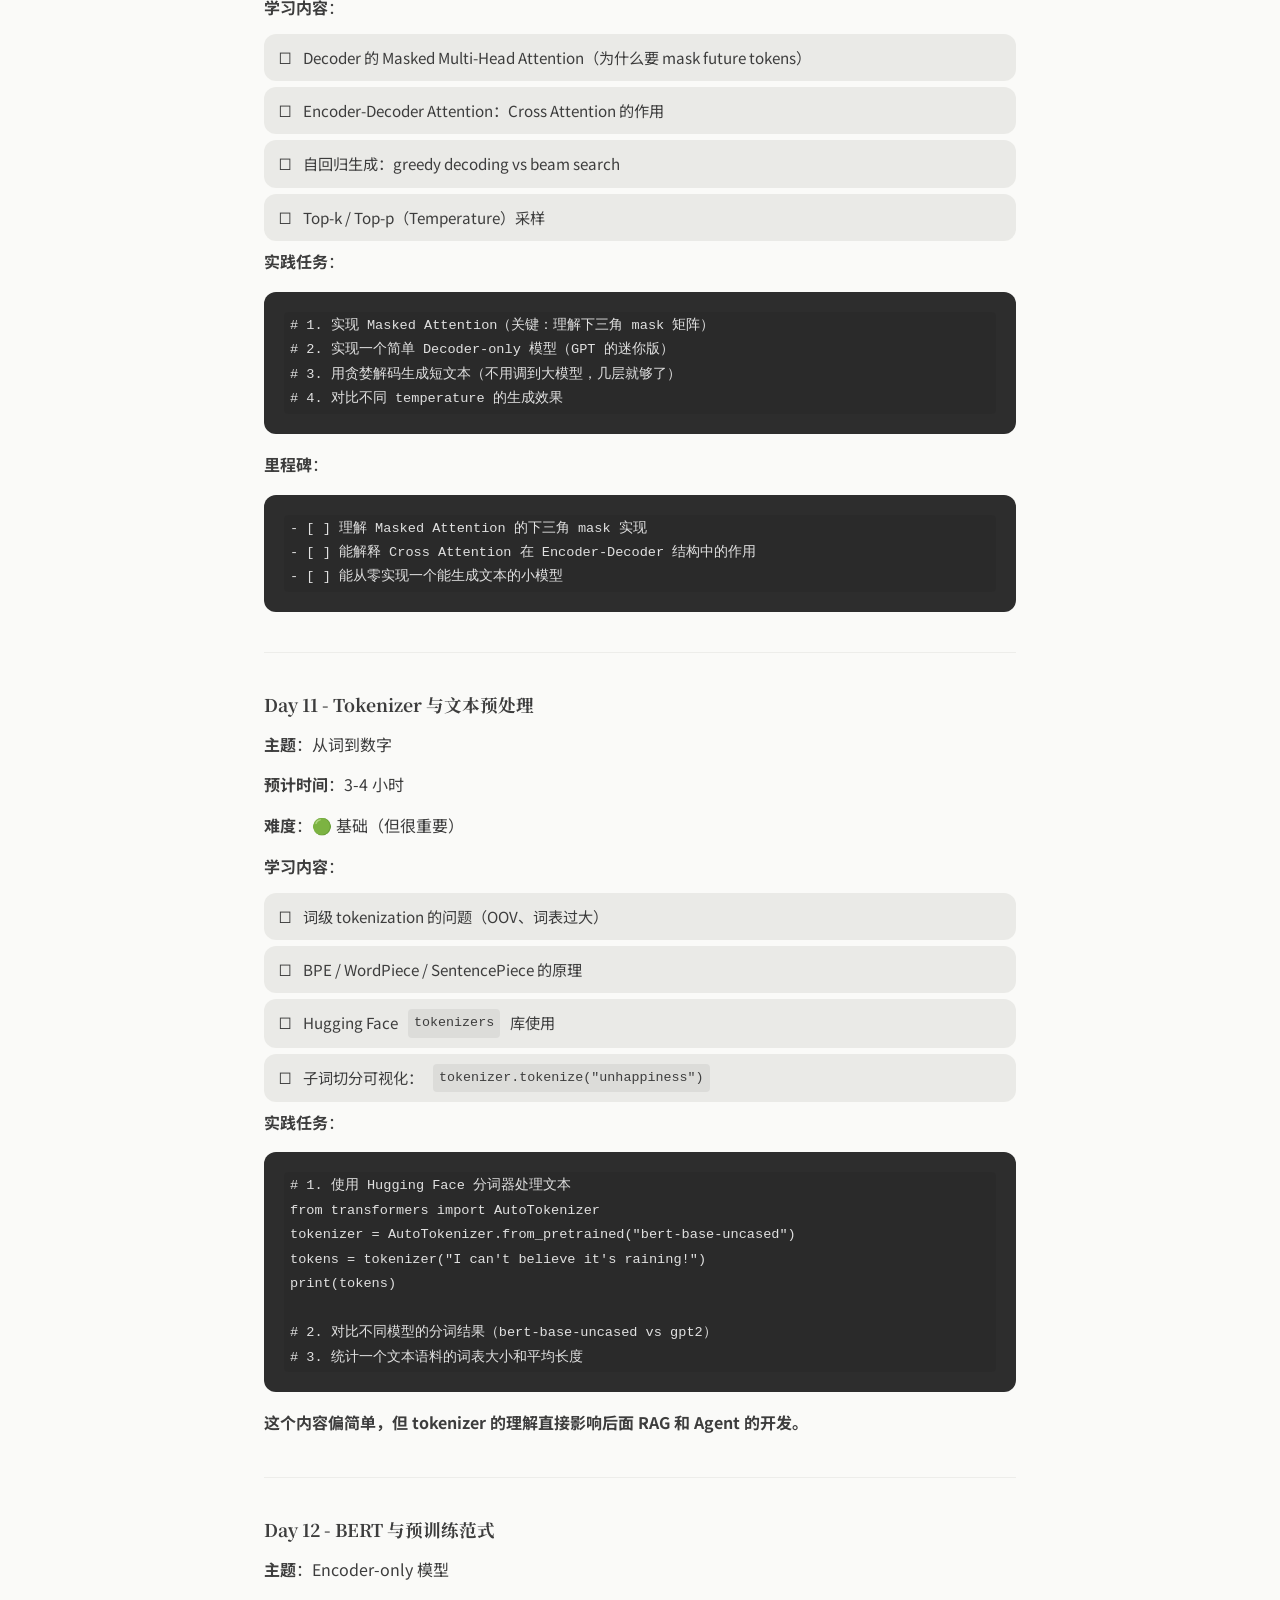
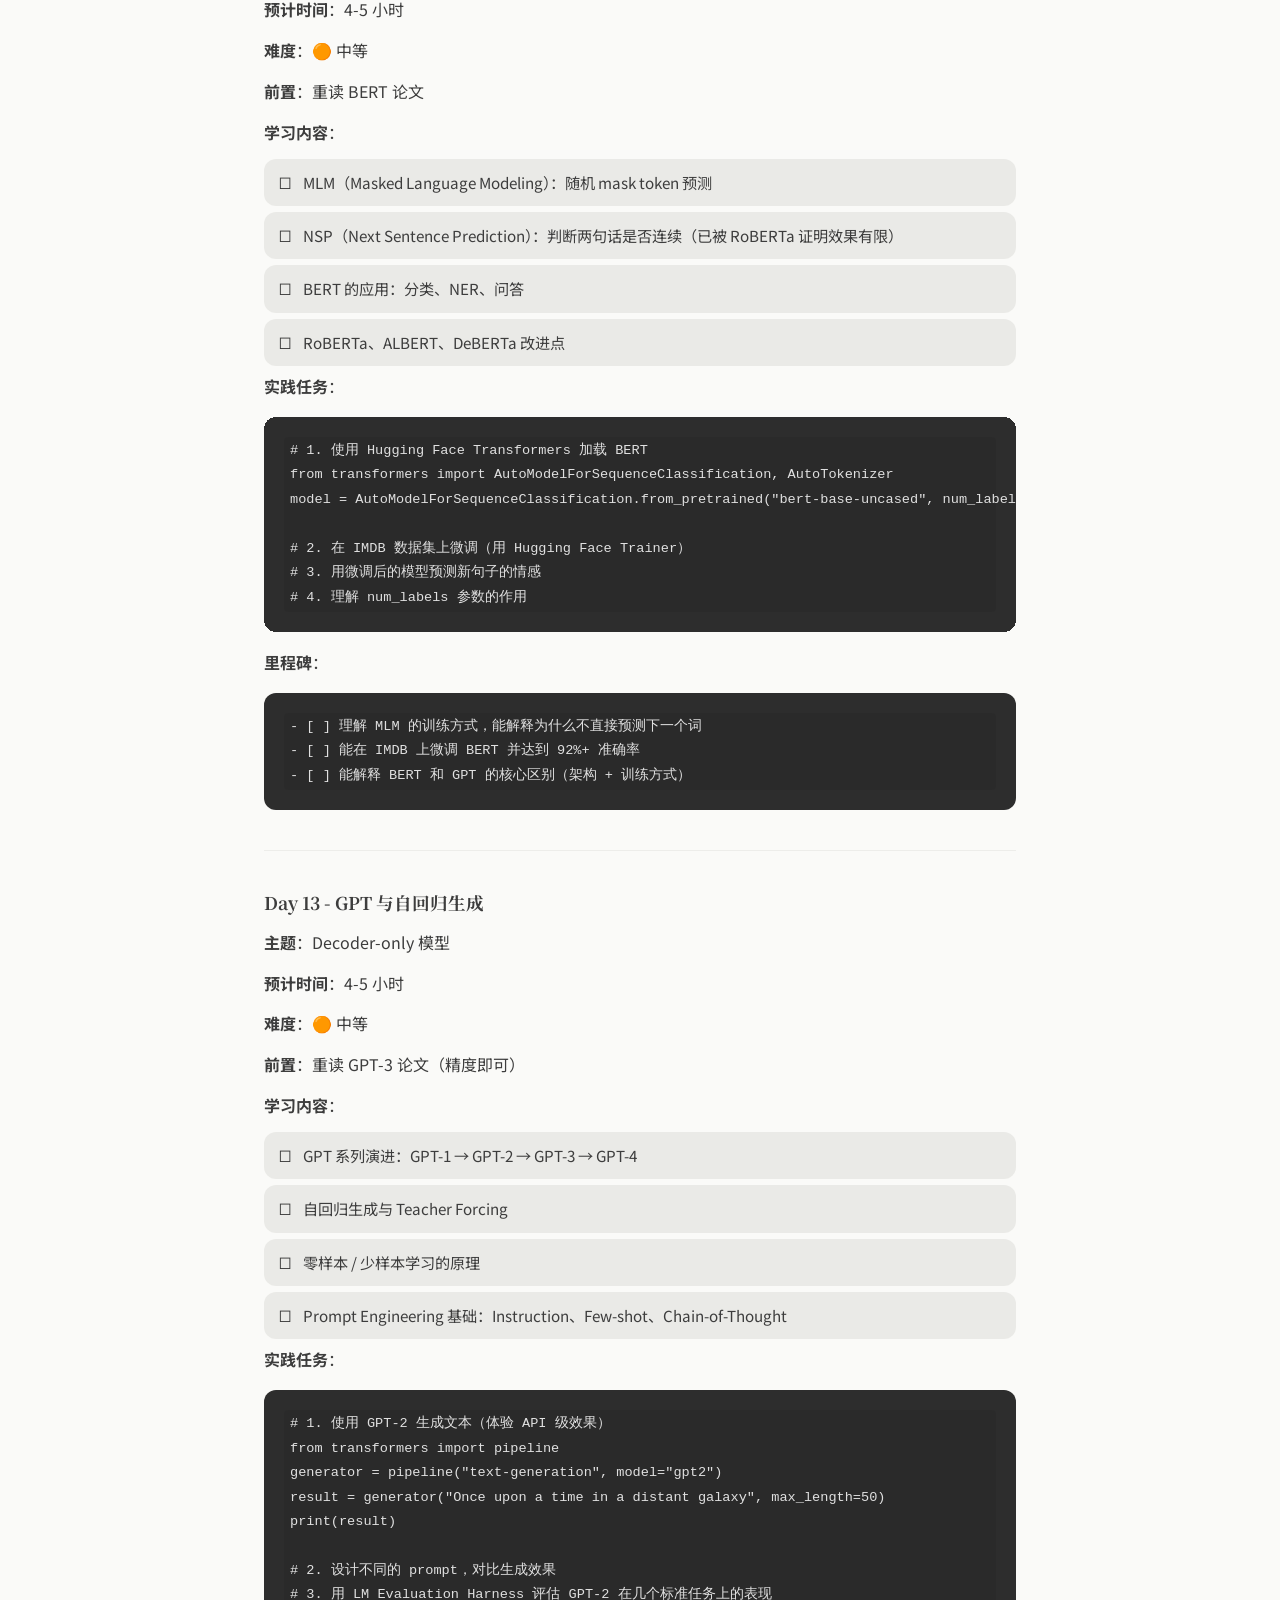
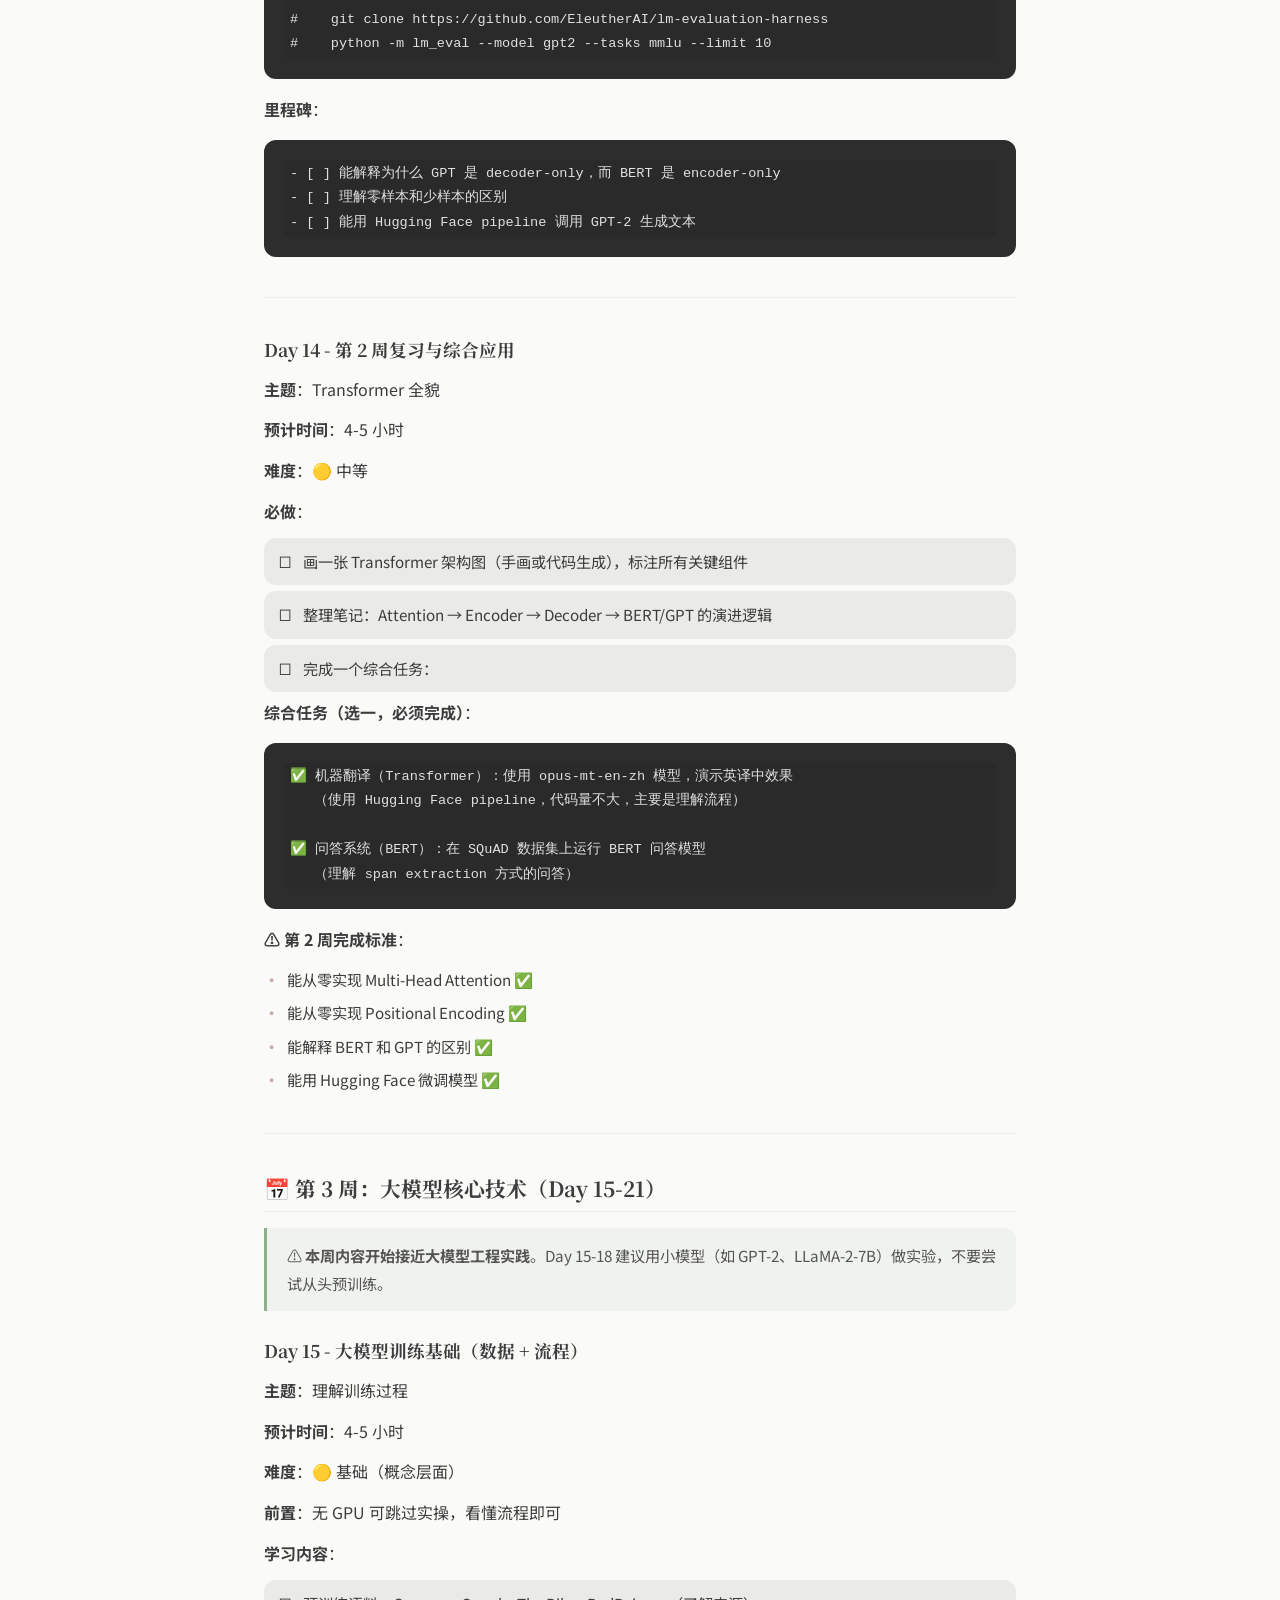
<file: ai-learning-plan.html>
<!DOCTYPE html>
<html lang="zh-CN">
<head>
  <meta charset="UTF-8">
  <meta name="viewport" content="width=device-width, initial-scale=1.0">
  <title>AI 大模型成长计划（改进版）| 真一格书签</title>
  <link rel="icon" href="favicon.ico" type="image/x-icon">
  <link rel="preconnect" href="https://fonts.googleapis.com">
  <link rel="preconnect" href="https://fonts.gstatic.com" crossorigin>
  <link href="https://fonts.googleapis.com/css2?family=Noto+Serif+SC:wght@400;600;700&family=Noto+Sans+SC:wght@300;400;500;600&display=swap" rel="stylesheet">
  <style>
*, *::before, *::after { box-sizing: border-box; margin: 0; padding: 0; }
:root {
  --bg: #FAFAF8; --card-bg: #FFFFFF; --text: #3D3D3D; --text-light: #8A8A8A;
  --border: #EDEDEA; --accent-green: #8FAE8B; --accent-pink: #C9A9A6;
  --accent-blue: #8EAFC2; --accent-orange: #D4A574; --shadow: 0 2px 12px rgba(0,0,0,0.06); --radius: 12px;
}
html { scroll-behavior: smooth; }
body { font-family: 'Noto Sans SC', -apple-system, BlinkMacSystemFont, sans-serif; background: var(--bg); color: var(--text); min-height: 100vh; line-height: 1.8; }
.top-bar { height: 4px; background: linear-gradient(90deg, var(--accent-green), var(--accent-pink), var(--accent-blue), var(--accent-orange)); }
header { background: #F5F5F3; border-bottom: 1px solid var(--border); position: sticky; top: 0; z-index: 100; }
.header-inner { max-width: 900px; margin: 0 auto; padding: 14px 24px; display: flex; align-items: center; gap: 16px; }
.back-link { display: flex; align-items: center; gap: 6px; color: var(--text-light); text-decoration: none; font-size: 0.9rem; transition: color 0.2s; }
.back-link:hover { color: var(--text); }
.back-link svg { width: 16px; height: 16px; }
.site-name { font-size: 0.85rem; color: var(--text-light); }
.container { max-width: 800px; margin: 0 auto; padding: 48px 24px 80px; }
.article-title { font-family: 'Noto Serif SC', serif; font-size: 2rem; font-weight: 700; color: var(--text); line-height: 1.3; margin-bottom: 8px; }
.article-meta { font-size: 0.85rem; color: var(--text-light); margin-bottom: 32px; padding-bottom: 24px; border-bottom: 1px solid var(--border); }
h1, h2, h3 { font-family: 'Noto Serif SC', serif; color: var(--text); line-height: 1.4; }
h1 { font-size: 1.6rem; margin: 48px 0 20px; }
h2 { font-size: 1.3rem; margin: 40px 0 16px; padding-bottom: 8px; border-bottom: 1px solid var(--border); }
h3 { font-size: 1.1rem; margin: 28px 0 12px; }
p { margin-bottom: 12px; }
blockquote { margin: 16px 0; padding: 14px 20px; background: rgba(143,174,139,0.1); border-left: 3px solid var(--accent-green); border-radius: 0 var(--radius) var(--radius) 0; color: #555; font-size: 0.95rem; }
hr { border: none; border-top: 1px solid var(--border); margin: 40px 0; }
.task { display: flex; align-items: flex-start; gap: 10px; padding: 10px 14px; margin-bottom: 6px; border-radius: var(--radius); font-size: 0.95rem; }
.task-todo { background: rgba(210,210,205,0.4); }
.task-done { background: rgba(143,174,139,0.15); color: #5a7a55; text-decoration: line-through; opacity: 0.75; }
.check { flex-shrink: 0; }
.list-item { display: flex; align-items: baseline; gap: 8px; margin-bottom: 6px; font-size: 0.95rem; }
.bullet { color: var(--accent-pink); flex-shrink: 0; font-weight: 700; }
.code-block { background: #2D2D2D; border-radius: var(--radius); padding: 20px; margin: 16px 0; overflow-x: auto; }
.code-block code { font-family: monospace; font-size: 0.85rem; color: #E0E0E0; white-space: pre; display: block; }
.table-wrap { overflow-x: auto; margin: 20px 0; border-radius: var(--radius); border: 1px solid var(--border); }
table { width: 100%; border-collapse: collapse; font-size: 0.9rem; }
th { background: #F0F0EC; padding: 10px 14px; text-align: left; font-weight: 600; color: #555; }
td { padding: 10px 14px; border-top: 1px solid var(--border); }
tr:nth-child(even) td { background: rgba(0,0,0,0.015); }
code { background: rgba(0,0,0,0.06); padding: 2px 6px; border-radius: 4px; font-size: 0.88em; font-family: monospace; }
a { color: var(--accent-blue); text-decoration: none; }
a:hover { text-decoration: underline; }
@media (max-width: 600px) { .article-title { font-size: 1.5rem; } .container { padding: 32px 16px 60px; } }
footer { text-align: center; padding: 32px 0; color: var(--text-light); font-size: 0.8rem; border-top: 1px solid var(--border); }
  </style>
</head>
<body>
  <div class="top-bar"></div>
  <header>
    <div class="header-inner">
      <a href="index.html" class="back-link">
        <svg viewBox="0 0 24 24" fill="none" stroke="currentColor" stroke-width="2" stroke-linecap="round" stroke-linejoin="round"><polyline points="15 18 9 12 15 6"></polyline></svg>
        返回书签站
      </a>
      <span class="site-name">| 真一格书签</span>
    </div>
  </header>
  <div class="container">
<h1>AI 大模型成长计划（改进版·30 天）</h1>
<blockquote>📅 <strong>适用人群</strong>：有完整深度学习项目经验（训练过 CNN/RNN 等模型）、有 Python 编程基础、有可用 GPU（至少 6GB 显存）的开发者</blockquote>
<blockquote></blockquote>
<blockquote>⚠️ <strong>新手提示</strong>：如果你是从零开始，建议将计划延长至 <strong>60 天</strong>，每天减少任务量，切勿强行追赶进度——理解比完成更重要。</blockquote>
<blockquote></blockquote>
<blockquote>🎯 <strong>目标</strong>：从已有深度学习基础出发，系统掌握大模型核心技术与工程能力</blockquote>
<blockquote></blockquote>
<blockquote>🖥️ <strong>硬件要求</strong>：至少 1 张 6GB 以上显存 GPU（若无 GPU，部分任务可用 Google Colab 免费 T4/GPU）</blockquote>
<hr>
<h2>📋 学习前自检清单</h2>
<p>在开始之前，确认以下知识点你已经掌握：</p>
<div class="table-wrap"><table>
<thead><tr><th>自检项目</th><th>达标标准</th><th>不会时的补充资源</th></tr></thead>
<tbody>
<tr><td>Python 面向对象</td><td>能写一个带 <code>__init__</code> 和方法的类</td><td><a href="https://www.runoob.com/python/python-object.html">菜鸟教程 OOP</a></td></tr>
<tr><td>NumPy</td><td>理解数组形状、广播、矩阵乘法</td><td><a href="https://numpy.org/doc/stable/user/quickstart.html">NumPy 快速入门</a></td></tr>
<tr><td>Pandas</td><td>能读 CSV、做 groupby、merge</td><td><a href="https://pandas.pydata.org/docs/getting_started/intro_tutorials/">Pandas 官方教程</a></td></tr>
<tr><td>PyTorch 基础</td><td>能用 <code>nn.Module</code> 写一个网络并训练</td><td><a href="https://pytorch.org/tutorials/beginner/deep_learning_60min_blitz.html">PyTorch 官方60分钟入门</a></td></tr>
<tr><td>反向传播</td><td>能推导单层网络的梯度</td><td><a href="https://www.3blue1brown.com/topics/neural-networks">3Blue1Brown 视频</a></td></tr>
<tr><td>过拟合/正则化</td><td>理解 L1/L2、Dropout、Early Stopping</td><td>吴恩达 ML 课程相关章节</td></tr>
</tbody></table></div>
<p><strong>如果超过 3 项不达标</strong>：建议先花 1-2 周补充基础，不要强行开始 Day 1。</p>
<hr>
<h2>📚 学习资源总览</h2>
<h3>必读论文（按重要性排序）</h3>
<div class="table-wrap"><table>
<thead><tr><th>优先级</th><th>论文</th><th>何时读</th><th>建议</th></tr></thead>
<tbody>
<tr><td>⭐⭐⭐</td><td>Attention Is All You Need</td><td>Day 8-9</td><td><strong>必读</strong>，配合 The Illustrated Transformer 理解</td></tr>
<tr><td>⭐⭐⭐</td><td>BERT: Pre-training of Deep Bidirectional</td><td>Day 12</td><td>必读，理解预训练范式</td></tr>
<tr><td>⭐⭐</td><td>GPT-3: Language Models are Few-Shot Learners</td><td>Day 13</td><td>精度即可，不要求全部推导</td></tr>
<tr><td>⭐⭐</td><td>LoRA: Low-Rank Adaptation of Large Language Models</td><td>Day 17</td><td>工程必读，配合代码理解</td></tr>
<tr><td>⭐⭐</td><td>RLHF (InstructGPT)</td><td>Day 25</td><td>了解原理即可，不要求实现</td></tr>
<tr><td>⭐</td><td>LLaMA: Open and Efficient Foundation Language Models</td><td>任意时间</td><td>了解开源模型生态</td></tr>
<tr><td>⭐</td><td>RAG 综述</td><td>Day 20</td><td>了解架构即可</td></tr>
</tbody></table></div>
<h3>推荐课程</h3>
<div class="table-wrap"><table>
<thead><tr><th>课程</th><th>时长</th><th>适用阶段</th><th>备注</th></tr></thead>
<tbody>
<tr><td><a href="https://www.youtube.com/playlist?list=PLoROMvodv4rOhcuXMZkNm7j3fVwBBY42z">Stanford CS224N</a></td><td>~20小时</td><td>Day 8-14</td><td>Transformer 部分重点看</td></tr>
<tr><td><a href="https://www.youtube.com/playlist?list=PLJV_el3uVTsODxQFgzMzPLa16h6B8kWM_">李宏毅机器学习</a></td><td>~30小时</td><td>Day 1-6 辅助</td><td>中文讲解，适合复习</td></tr>
<tr><td><a href="https://huggingface.co/learn">Hugging Face Course</a></td><td>~10小时</td><td>Day 11-21</td><td>工程实践必做</td></tr>
<tr><td><a href="https://www.3blue1brown.com/topics/neural-networks">3Blue1Brown 神经网络</a></td><td>~4小时</td><td>Day 3</td><td>直观理解反向传播</td></tr>
</tbody></table></div>
<h3>实践平台</h3>
<div class="table-wrap"><table>
<thead><tr><th>平台</th><th>用途</th><th>显存</th><th>备注</th></tr></thead>
<tbody>
<tr><td>Google Colab</td><td>Day 1-14 所有实验</td><td>T4 15GB 免费</td><td>主力平台，无本地 GPU 时用</td></tr>
<tr><td>Kaggle Notebooks</td><td>备选</td><td>P100 16GB 免费</td><td>竞赛数据集丰富</td></tr>
<tr><td>本地 GPU</td><td>Day 15-30 训练任务</td><td>≥6GB</td><td>有则更好，无则用 Colab</td></tr>
<tr><td>Modal / RunPod</td><td>Day 15-21 训练任务</td><td>按需付费</td><td>无本地 GPU 时的生产训练方案</td></tr>
</tbody></table></div>
<hr>
<h2>📅 第 1 周：基础夯实（Day 1-7）</h2>
<blockquote>⚠️ <strong>本周重点</strong>：不要赶进度。PyTorch 不熟练会在后面付出代价。确保每个实验都能独立完成。</blockquote>
<h3>Day 1 - 环境搭建与工具链</h3>
<p><strong>主题</strong>：统一开发环境</p>
<p><strong>预计时间</strong>：3-4 小时</p>
<p><strong>难度</strong>：🟢 入门</p>
<p><strong>前置要求</strong>：</p>
<div class="list-item"><span class="bullet">&#8226;</span>GPU 驱动已安装（<code>nvidia-smi</code> 能看到显卡）</div>
<div class="list-item"><span class="bullet">&#8226;</span>Python 3.10+ 已安装</div>
<p><strong>学习内容</strong>：</p>
<div class="task task-todo"><span class="check">&#9744;</span>安装 CUDA 11.8+ / PyTorch 2.0+（按 <a href="https://pytorch.org/get-started/locally/">官网命令</a> 安装）</div>
<div class="task task-todo"><span class="check">&#9744;</span>配置 conda 或 venv 虚拟环境</div>
<div class="task task-todo"><span class="check">&#9744;</span>安装 Jupyter Lab 或配置 VS Code Python 插件</div>
<div class="task task-todo"><span class="check">&#9744;</span>安装 Git 配置 SSH key（用于克隆 HF / GitHub 代码）</div>
<div class="task task-todo"><span class="check">&#9744;</span>注册 Hugging Face 账号并获取 access token</div>
<p><strong>实践任务（必须完成）</strong>：</p>
<div class="code-block code-bash"><pre><code># 验证 PyTorch + CUDA
python -c "import torch; print(torch.cuda.is_available())"  # 应输出 True
python -c "import torch; print(torch.cuda.get_device_name(0))"  # 应输出显卡型号</code></pre></div>
<p><strong>每日打卡</strong>：</p>
<div class="code-block code-markdown"><pre><code>- [ ] PyTorch + CUDA 验证成功
- [ ] Jupyter Lab / VS Code 能运行代码
- [ ] Hugging Face token 获取成功</code></pre></div>
<hr>
<h3>Day 2 - PyTorch 核心操作</h3>
<p><strong>主题</strong>：张量操作与自动求导</p>
<p><strong>预计时间</strong>：4-5 小时</p>
<p><strong>难度</strong>：🟡 基础</p>
<p><strong>学习内容</strong>：</p>
<div class="task task-todo"><span class="check">&#9744;</span><code>torch.tensor</code> / <code>torch.randn</code> / <code>torch.zeros</code> 创建张量</div>
<div class="task task-todo"><span class="check">&#9744;</span>shape、view、squeeze、unsqueeze、transpose 操作</div>
<div class="task task-todo"><span class="check">&#9744;</span>矩阵乘法 <code>@</code> / <code>torch.mm</code> / <code>torch.matmul</code></div>
<div class="task task-todo"><span class="check">&#9744;</span>GPU 迁移：<code>tensor.to("cuda")</code> / <code>.cuda()</code></div>
<div class="task task-todo"><span class="check">&#9744;</span><code>autograd</code>：理解 <code>requires_grad=True</code>、<code>.backward()</code>、<code>.grad</code></div>
<p><strong>实践任务</strong>：</p>
<div class="code-block code-python"><pre><code># 1. 实现一个三层神经网络的 forward + backward
# 2. 对比 CPU 和 GPU 计算速度
# 3. 用 autograd 手动验证一个非线性函数的梯度（和解析解对比）</code></pre></div>
<p><strong>避坑</strong>：</p>
<blockquote>⚠️ <code>.backward()</code> 前记得 <code>.zero_grad()</code>，否则梯度会累加（经典 bug）</blockquote>
<blockquote>⚠️ GPU tensor 不能直接 print，会崩溃，用 <code>.cpu()</code> 转到 CPU 再看</blockquote>
<hr>
<h3>Day 3 - nn.Module 与训练循环</h3>
<p><strong>主题</strong>：标准化模型写法</p>
<p><strong>预计时间</strong>：4-5 小时</p>
<p><strong>难度</strong>：🟡 基础</p>
<p><strong>学习内容</strong>：</p>
<div class="task task-todo"><span class="check">&#9744;</span><code>nn.Module</code> 的正确使用：<code>__init__</code> + <code>forward</code></div>
<div class="task task-todo"><span class="check">&#9744;</span>常用层：<code>nn.Linear</code>、<code>nn.Conv2d</code>、<code>nn.ReLU</code>、<code>nn.Dropout</code>、<code>nn.CrossEntropyLoss</code></div>
<div class="task task-todo"><span class="check">&#9744;</span><code>nn.DataLoader</code>：批加载、数据 shuffle、pin_memory</div>
<div class="task task-todo"><span class="check">&#9744;</span>训练循环写法：前向 → 损失 → 反向 → 优化器步进</div>
<div class="task task-todo"><span class="check">&#9744;</span>模型保存与加载：<code>torch.save(model.state_dict())</code> / <code>load_state_dict</code></div>
<p><strong>实践任务</strong>：</p>
<div class="code-block code-python"><pre><code># MNIST 分类（必须完成）
# 1. 用 nn.DataLoader 加载 MNIST
# 2. 自己写训练循环（不用 fit() 等高级 API）
# 3. 记录 train_loss 和 val_accuracy，绘制曲线
# 4. 保存最优模型</code></pre></div>
<p><strong>每日打卡</strong>：</p>
<div class="code-block code-markdown"><pre><code>- [ ] MNIST 训练循环能跑通
- [ ] 验证集准确率达到 95%+（2层 MLP）或 98%+（简单 CNN）
- [ ] 模型能正确保存和加载</code></pre></div>
<hr>
<h3>Day 4 - 经典 CNN 与迁移学习</h3>
<p><strong>主题</strong>：图像任务基础</p>
<p><strong>预计时间</strong>：4-5 小时</p>
<p><strong>难度</strong>：🟡 基础</p>
<p><strong>学习内容</strong>：</p>
<div class="task task-todo"><span class="check">&#9744;</span>卷积层、池化层的工作原理（手动算一遍）</div>
<div class="task task-todo"><span class="check">&#9744;</span>经典架构：LeNet → AlexNet → VGG → ResNet（了解设计演变）</div>
<div class="task task-todo"><span class="check">&#9744;</span>ResNet 的 Skip Connection 为什么有效（梯度流角度理解）</div>
<div class="task task-todo"><span class="check">&#9744;</span>迁移学习：冻结 backbone / 微调最后几层 / 全量微调</div>
<p><strong>实践任务</strong>：</p>
<div class="code-block code-python"><pre><code># 猫狗二分类（使用预训练 ResNet，必须完成）
# 1. 从 torchvision 加载预训练 ResNet18
# 2. 替换最后的全连接层（输出改为 2）
# 3. 冻结 backbone，只训练最后一层
# 4. 在猫狗数据集上微调，记录准确率
# 数据集：https://www.kaggle.com/datasets/lazycoder/hot-dog-not-hot-dog
# Kaggle 上也有 cats_vs_dogs 数据集</code></pre></div>
<p><strong>硬件</strong>：若无 GPU，用 Colab T4，大约 30 分钟能跑完。</p>
<hr>
<h3>Day 5 - RNN / LSTM 与序列建模</h3>
<p><strong>主题</strong>：文本序列处理</p>
<p><strong>预计时间</strong>：4-5 小时</p>
<p><strong>难度</strong>：🟡 基础</p>
<p><strong>学习内容</strong>：</p>
<div class="task task-todo"><span class="check">&#9744;</span>RNN 的前向计算与梯度消失问题</div>
<div class="task task-todo"><span class="check">&#9744;</span>LSTM 的门机制（输入门/遗忘门/输出门）</div>
<div class="task task-todo"><span class="check">&#9744;</span><code>nn.LSTM</code> 的多步使用</div>
<div class="task task-todo"><span class="check">&#9744;</span>文本预处理：词表构建、分词、padding</div>
<div class="task task-todo"><span class="check">&#9744;</span>词嵌入：<code>nn.Embedding</code></div>
<p><strong>实践任务</strong>：</p>
<div class="code-block code-python"><pre><code># IMDb 情感分析（必须完成）
# 1. 用预训练词向量（GloVe 或随机初始化）
# 2. 实现 LSTM 分类器
# 3. 对比单层 LSTM 和双层的表现
# 4. 用训练好的模型预测几句话的情感</code></pre></div>
<p><strong>注意</strong>：不要在文本预处理上花太多时间——后面的 tokenizer 会自动处理。</p>
<hr>
<h3>Day 6 - 周中实战：完整小项目</h3>
<p><strong>主题</strong>：从数据到训练到推理的全流程</p>
<p><strong>预计时间</strong>：5-6 小时</p>
<p><strong>难度</strong>：🟡 中等</p>
<p><strong>学习内容</strong>（穿插进行）：</p>
<div class="task task-todo"><span class="check">&#9744;</span>数据集下载与划分（train/val/test）</div>
<div class="task task-todo"><span class="check">&#9744;</span><code>torch.utils.data.Dataset</code> 自定义数据集写法</div>
<div class="task task-todo"><span class="check">&#9744;</span>训练日志：tensorboard 或 wandb 记录指标</div>
<div class="task task-todo"><span class="check">&#9744;</span>Early Stopping 防止过拟合</div>
<div class="task task-todo"><span class="check">&#9744;</span>学习率调度：<code>torch.optim.lr_scheduler</code></div>
<p><strong>实践任务（选一个完成）</strong>：</p>
<div class="code-block"><pre><code>✅ 推荐完成：CIFAR-10 图像分类（ResNet18，从头训练）
  - 不用预训练，完整走一遍数据增强→训练→调参→评估流程
  
✅ 备选：IMDB 情感分类（LSTM 版本，完整训练日志）</code></pre></div>
<p><strong>里程碑检查</strong>：</p>
<div class="code-block code-markdown"><pre><code>- [ ] 完整跑完一个数据集的训练+验证+测试
- [ ] 理解 train/val loss 差距大的原因
- [ ] 会用 tensorboard 或 wandb 查看曲线</code></pre></div>
<hr>
<h3>Day 7 - 第 1 周复习与查漏补缺</h3>
<p><strong>主题</strong>：整理笔记，确认基础扎实</p>
<p><strong>预计时间</strong>：3-4 小时</p>
<p><strong>难度</strong>：🟢 轻松</p>
<p><strong>必做</strong>：</p>
<div class="task task-todo"><span class="check">&#9744;</span>整理本周所有代码，分类到 <code>01_basics/</code>、<code>02_cnn/</code>、<code>03_rnn/</code> 等文件夹</div>
<div class="task task-todo"><span class="check">&#9744;</span>写一篇博客或笔记： PyTorch 训练循环的 5 个关键步骤</div>
<div class="task task-todo"><span class="check">&#9744;</span>完成自检：能不能独立从头写一个 MNIST 分类器（不看教程）？</div>
<p><strong>自我评分</strong>（1-5 分）：</p>
<div class="list-item"><span class="bullet">&#8226;</span>PyTorch 熟练度：___/5</div>
<div class="list-item"><span class="bullet">&#8226;</span>CNN / 迁移学习理解：___/5</div>
<div class="list-item"><span class="bullet">&#8226;</span>RNN/LSTM 理解：___/5</div>
<div class="list-item"><span class="bullet">&#8226;</span>低于 3 分的模块：当晚补到 3 分再继续</div>
<p><strong>⚠️ 如果本周内容感到吃力</strong>：这是正常信号，不要跳过或硬撑。把 Week 1 延长到 10 天，确保基础打牢。</p>
<hr>
<h2>📅 第 2 周：Transformer 与大模型基础（Day 8-14）</h2>
<blockquote>⚠️ <strong>本周是最关键的一周</strong>。Transformer 的理解深度决定了你后面所有内容的学习效率。不要追求快，要求完全理解。</blockquote>
<h3>Day 8 - Attention 机制直觉与实现</h3>
<p><strong>主题</strong>：从零理解 Attention</p>
<p><strong>预计时间</strong>：5-6 小时（含论文精读）</p>
<p><strong>难度</strong>：🟠 中等</p>
<p><strong>前置</strong>：</p>
<div class="list-item"><span class="bullet">&#8226;</span>重读 Attention Is All You Need 论文（30 分钟，不要求全懂）</div>
<div class="list-item"><span class="bullet">&#8226;</span>看 <a href="https://jalammar.github.io/illustrated-transformer/">The Illustrated Transformer</a>（必读）</div>
<p><strong>学习内容</strong>：</p>
<div class="task task-todo"><span class="check">&#9744;</span>Attention 的核心思想：Query-Key-Value</div>
<div class="task task-todo"><span class="check">&#9744;</span>Scaled Dot-Product Attention：为什么要除以 √d_k</div>
<div class="task task-todo"><span class="check">&#9744;</span>Multi-Head Attention：多个头的作用</div>
<div class="task task-todo"><span class="check">&#9744;</span>Self-Attention vs Cross-Attention</div>
<p><strong>实践任务</strong>：</p>
<div class="code-block code-python"><pre><code># 1. 从零实现 Scaled Dot-Product Attention（必须完成）
def scaled_dot_product_attention(Q, K, V, mask=None):
    # Q, K, V: (batch, seq_len, d_k)
    # 实现公式：softmax(QK^T / √d_k) V
    ...

# 2. 实现 Multi-Head Attention
class MultiHeadAttention(nn.Module):
    # 需要理解：为什么要分多个头？头之间是独立学习的吗？

# 3. 用注意力可视化验证：输入一句话，看哪个词对哪个词的注意力最高</code></pre></div>
<p><strong>里程碑</strong>：</p>
<div class="code-block code-markdown"><pre><code>- [ ] 能从零手写 Attention，不调用 torch.nn.MultiheadAttention
- [ ] 能解释：为什么 Q、K、V 要用不同的权重矩阵？
- [ ] 能可视化一句话中词与词之间的 Attention 权重</code></pre></div>
<hr>
<h3>Day 9 - Transformer Encoder 完整实现</h3>
<p><strong>主题</strong>：Encoder 架构</p>
<p><strong>预计时间</strong>：5-6 小时</p>
<p><strong>难度</strong>：🟠 中等偏难</p>
<p><strong>前置</strong>：</p>
<div class="list-item"><span class="bullet">&#8226;</span>重读 Attention 论文第 3-5 节</div>
<div class="list-item"><span class="bullet">&#8226;</span>读 <a href="https://nlp.seas.harvard.edu/2018/04/03/attention.html">Harvard Annotated Transformer</a>（配合代码理解）</div>
<p><strong>学习内容</strong>：</p>
<div class="task task-todo"><span class="check">&#9744;</span>Positional Encoding：为什么需要位置编码？sin/cos 公式的直觉</div>
<div class="task task-todo"><span class="check">&#9744;</span>Encoder Layer：Multi-Head Attention → Add & Norm → FFN → Add & Norm</div>
<div class="task task-todo"><span class="check">&#9744;</span>Layer Normalization vs Batch Normalization（LN 更适合 Transformer）</div>
<div class="task task-todo"><span class="check">&#9744;</span>残差连接的作用</div>
<p><strong>实践任务</strong>：</p>
<div class="code-block code-python"><pre><code># 从零实现 Transformer Encoder（必须完成）
class PositionalEncoding(nn.Module):
    # 实现 sin/cos 位置编码

class EncoderLayer(nn.Module):
    # MultiHeadAttention + AddNorm + FFN + AddNorm

class TransformerEncoder(nn.Module):
    # 堆叠 N 个 EncoderLayer

# 用它做文本分类（用 IMDB 数据集），验证能收敛</code></pre></div>
<hr>
<h3>Day 10 - Transformer Decoder 与生成</h3>
<p><strong>主题</strong>：Decoder 架构与文本生成</p>
<p><strong>预计时间</strong>：5-6 小时</p>
<p><strong>难度</strong>：🟠 中等偏难</p>
<p><strong>学习内容</strong>：</p>
<div class="task task-todo"><span class="check">&#9744;</span>Decoder 的 Masked Multi-Head Attention（为什么要 mask future tokens）</div>
<div class="task task-todo"><span class="check">&#9744;</span>Encoder-Decoder Attention：Cross Attention 的作用</div>
<div class="task task-todo"><span class="check">&#9744;</span>自回归生成：greedy decoding vs beam search</div>
<div class="task task-todo"><span class="check">&#9744;</span>Top-k / Top-p（Temperature）采样</div>
<p><strong>实践任务</strong>：</p>
<div class="code-block code-python"><pre><code># 1. 实现 Masked Attention（关键：理解下三角 mask 矩阵）
# 2. 实现一个简单 Decoder-only 模型（GPT 的迷你版）
# 3. 用贪婪解码生成短文本（不用调到大模型，几层就够了）
# 4. 对比不同 temperature 的生成效果</code></pre></div>
<p><strong>里程碑</strong>：</p>
<div class="code-block code-markdown"><pre><code>- [ ] 理解 Masked Attention 的下三角 mask 实现
- [ ] 能解释 Cross Attention 在 Encoder-Decoder 结构中的作用
- [ ] 能从零实现一个能生成文本的小模型</code></pre></div>
<hr>
<h3>Day 11 - Tokenizer 与文本预处理</h3>
<p><strong>主题</strong>：从词到数字</p>
<p><strong>预计时间</strong>：3-4 小时</p>
<p><strong>难度</strong>：🟢 基础（但很重要）</p>
<p><strong>学习内容</strong>：</p>
<div class="task task-todo"><span class="check">&#9744;</span>词级 tokenization 的问题（OOV、词表过大）</div>
<div class="task task-todo"><span class="check">&#9744;</span>BPE / WordPiece / SentencePiece 的原理</div>
<div class="task task-todo"><span class="check">&#9744;</span>Hugging Face <code>tokenizers</code> 库使用</div>
<div class="task task-todo"><span class="check">&#9744;</span>子词切分可视化：<code>tokenizer.tokenize("unhappiness")</code></div>
<p><strong>实践任务</strong>：</p>
<div class="code-block code-python"><pre><code># 1. 使用 Hugging Face 分词器处理文本
from transformers import AutoTokenizer
tokenizer = AutoTokenizer.from_pretrained("bert-base-uncased")
tokens = tokenizer("I can't believe it's raining!")
print(tokens)

# 2. 对比不同模型的分词结果（bert-base-uncased vs gpt2）
# 3. 统计一个文本语料的词表大小和平均长度</code></pre></div>
<p><strong>这个内容偏简单，但 tokenizer 的理解直接影响后面 RAG 和 Agent 的开发。</strong></p>
<hr>
<h3>Day 12 - BERT 与预训练范式</h3>
<p><strong>主题</strong>：Encoder-only 模型</p>
<p><strong>预计时间</strong>：4-5 小时</p>
<p><strong>难度</strong>：🟠 中等</p>
<p><strong>前置</strong>：重读 BERT 论文</p>
<p><strong>学习内容</strong>：</p>
<div class="task task-todo"><span class="check">&#9744;</span>MLM（Masked Language Modeling）：随机 mask token 预测</div>
<div class="task task-todo"><span class="check">&#9744;</span>NSP（Next Sentence Prediction）：判断两句话是否连续（已被 RoBERTa 证明效果有限）</div>
<div class="task task-todo"><span class="check">&#9744;</span>BERT 的应用：分类、NER、问答</div>
<div class="task task-todo"><span class="check">&#9744;</span>RoBERTa、ALBERT、DeBERTa 改进点</div>
<p><strong>实践任务</strong>：</p>
<div class="code-block code-python"><pre><code># 1. 使用 Hugging Face Transformers 加载 BERT
from transformers import AutoModelForSequenceClassification, AutoTokenizer
model = AutoModelForSequenceClassification.from_pretrained("bert-base-uncased", num_labels=2)

# 2. 在 IMDB 数据集上微调（用 Hugging Face Trainer）
# 3. 用微调后的模型预测新句子的情感
# 4. 理解 num_labels 参数的作用</code></pre></div>
<p><strong>里程碑</strong>：</p>
<div class="code-block code-markdown"><pre><code>- [ ] 理解 MLM 的训练方式，能解释为什么不直接预测下一个词
- [ ] 能在 IMDB 上微调 BERT 并达到 92%+ 准确率
- [ ] 能解释 BERT 和 GPT 的核心区别（架构 + 训练方式）</code></pre></div>
<hr>
<h3>Day 13 - GPT 与自回归生成</h3>
<p><strong>主题</strong>：Decoder-only 模型</p>
<p><strong>预计时间</strong>：4-5 小时</p>
<p><strong>难度</strong>：🟠 中等</p>
<p><strong>前置</strong>：重读 GPT-3 论文（精度即可）</p>
<p><strong>学习内容</strong>：</p>
<div class="task task-todo"><span class="check">&#9744;</span>GPT 系列演进：GPT-1 → GPT-2 → GPT-3 → GPT-4</div>
<div class="task task-todo"><span class="check">&#9744;</span>自回归生成与 Teacher Forcing</div>
<div class="task task-todo"><span class="check">&#9744;</span>零样本 / 少样本学习的原理</div>
<div class="task task-todo"><span class="check">&#9744;</span>Prompt Engineering 基础：Instruction、Few-shot、Chain-of-Thought</div>
<p><strong>实践任务</strong>：</p>
<div class="code-block code-python"><pre><code># 1. 使用 GPT-2 生成文本（体验 API 级效果）
from transformers import pipeline
generator = pipeline("text-generation", model="gpt2")
result = generator("Once upon a time in a distant galaxy", max_length=50)
print(result)

# 2. 设计不同的 prompt，对比生成效果
# 3. 用 LM Evaluation Harness 评估 GPT-2 在几个标准任务上的表现
#    git clone https://github.com/EleutherAI/lm-evaluation-harness
#    python -m lm_eval --model gpt2 --tasks mmlu --limit 10</code></pre></div>
<p><strong>里程碑</strong>：</p>
<div class="code-block code-markdown"><pre><code>- [ ] 能解释为什么 GPT 是 decoder-only，而 BERT 是 encoder-only
- [ ] 理解零样本和少样本的区别
- [ ] 能用 Hugging Face pipeline 调用 GPT-2 生成文本</code></pre></div>
<hr>
<h3>Day 14 - 第 2 周复习与综合应用</h3>
<p><strong>主题</strong>：Transformer 全貌</p>
<p><strong>预计时间</strong>：4-5 小时</p>
<p><strong>难度</strong>：🟡 中等</p>
<p><strong>必做</strong>：</p>
<div class="task task-todo"><span class="check">&#9744;</span>画一张 Transformer 架构图（手画或代码生成），标注所有关键组件</div>
<div class="task task-todo"><span class="check">&#9744;</span>整理笔记：Attention → Encoder → Decoder → BERT/GPT 的演进逻辑</div>
<div class="task task-todo"><span class="check">&#9744;</span>完成一个综合任务：</div>
<p><strong>综合任务（选一，必须完成）</strong>：</p>
<div class="code-block"><pre><code>✅ 机器翻译（Transformer）：使用 opus-mt-en-zh 模型，演示英译中效果
   （使用 Hugging Face pipeline，代码量不大，主要是理解流程）
   
✅ 问答系统（BERT）：在 SQuAD 数据集上运行 BERT 问答模型
   （理解 span extraction 方式的问答）</code></pre></div>
<p><strong>⚠️ 第 2 周完成标准</strong>：</p>
<div class="list-item"><span class="bullet">&#8226;</span>能从零实现 Multi-Head Attention ✅</div>
<div class="list-item"><span class="bullet">&#8226;</span>能从零实现 Positional Encoding ✅</div>
<div class="list-item"><span class="bullet">&#8226;</span>能解释 BERT 和 GPT 的区别 ✅</div>
<div class="list-item"><span class="bullet">&#8226;</span>能用 Hugging Face 微调模型 ✅</div>
<hr>
<h2>📅 第 3 周：大模型核心技术（Day 15-21）</h2>
<blockquote>⚠️ <strong>本周内容开始接近大模型工程实践</strong>。Day 15-18 建议用小模型（如 GPT-2、LLaMA-2-7B）做实验，不要尝试从头预训练。</blockquote>
<h3>Day 15 - 大模型训练基础（数据 + 流程）</h3>
<p><strong>主题</strong>：理解训练过程</p>
<p><strong>预计时间</strong>：4-5 小时</p>
<p><strong>难度</strong>：🟡 基础（概念层面）</p>
<p><strong>前置</strong>：无 GPU 可跳过实操，看懂流程即可</p>
<p><strong>学习内容</strong>：</p>
<div class="task task-todo"><span class="check">&#9744;</span>预训练语料：Common Crawl、The Pile、RedPajama（了解来源）</div>
<div class="task task-todo"><span class="check">&#9744;</span>数据清洗：去重、过滤低质量、过滤个人信息</div>
<div class="task task-todo"><span class="check">&#9744;</span>训练流程：Pretrain（MLM/CLM）→ SFT（Supervised Fine-Tuning）</div>
<div class="task task-todo"><span class="check">&#9744;</span>学习率调度：Cosine Annealing、Warmup</div>
<div class="task task-todo"><span class="check">&#9744;</span>梯度裁剪：<code>torch.nn.utils.clip_grad_norm_</code></div>
<p><strong>实践任务</strong>：</p>
<div class="code-block code-python"><pre><code># 1. 了解一个公开数据集：The Stack（BigCode）
#    from datasets import load_dataset
#    ds = load_dataset("bigcode/the-stack", data_dir="data/python", split="train[:1%]")
#    print(ds[0]['content'][:200])

# 2. 用小数据集（10MB 代码）训练 GPT-2 若干步，观察 loss 下降
#    （目的是理解训练 loop，不要求训出好模型）
#    - 资源：Google Colab T4 足够

# 3. 理解 Hugging Face Trainer 的基本用法</code></pre></div>
<p><strong>重要说明</strong>：</p>
<blockquote>⚠️ <strong>不要尝试从头预训练大模型</strong>（GPT-2 以上）。从头预训练需要数十张 A100 和数周时间，30 天计划里不可能完成。Day 15 的目标是<strong>理解训练流程</strong>，用小模型跑通 pipeline 即可。</blockquote>
<hr>
<h3>Day 16 - ⭐ 参数高效微调（PEFT）</h3>
<p><strong>主题</strong>：LoRA 是本周最重要的技能</p>
<p><strong>预计时间</strong>：5-6 小时</p>
<p><strong>难度</strong>：🟠 中等</p>
<p><strong>学习内容</strong>：</p>
<div class="task task-todo"><span class="check">&#9744;</span>全量微调的问题：显存占用大、灾难遗忘</div>
<div class="task task-todo"><span class="check">&#9744;</span>LoRA 原理：低秩分解（A @ B 替代全量权重更新）</div>
<div class="task task-todo"><span class="check">&#9744;</span>LoRA 的超参数：<code>r</code>、<code>alpha</code>、<code>target_modules</code></div>
<div class="task task-todo"><span class="check">&#9744;</span>QLoRA：4-bit 量化 + LoRA 的组合</div>
<p><strong>实践任务（必须完成）</strong>：</p>
<div class="code-block code-python"><pre><code># 1. 使用 PEFT 库对 LLaMA-2-7B 应用 LoRA
#    资源：使用 Colab A100（需要申请或使用 RunPod）
#    模型：meta-llama/Llama-2-7b-hf + 4-bit 量化

from transformers import BitsAndBytesConfig
import torch
quantization_config = BitsAndBytesConfig(
    load_in_4bit=True,
    bnb_4bit_compute_dtype=torch.float16,
)
model = AutoModelForCausalLM.from_pretrained(
    "meta-llama/Llama-2-7b-hf",
    quantization_config=quantization_config,
)

# 2. 应用 LoRA 配置
from peft import LoraConfig, get_peft_model
lora_config = LoraConfig(r=8, lora_alpha=16, target_modules=["q_proj", "v_proj"])
model = get_peft_model(model, lora_config)
model.print_trainable_parameters()
# 应该看到：可训练参数 < 1%

# 3. 在自定义数据集上微调（alpaca 格式）</code></pre></div>
<p><strong>里程碑</strong>：</p>
<div class="code-block code-markdown"><pre><code>- [ ] 能解释 LoRA 为什么能大幅减少可训练参数
- [ ] 能在 7B 模型上成功应用 LoRA（不要求训完，跑了 loss 就达标）
- [ ] 理解 QLoRA 和普通 LoRA 的区别</code></pre></div>
<p><strong>备选方案（无 A100 GPU）</strong>：</p>
<div class="code-block code-python"><pre><code># 使用 GPT-2（124M 参数）代替 LLaMA
from transformers import AutoModelForCausalLM, AutoTokenizer
model = AutoModelForCausalLM.from_pretrained("gpt2")
# LoRA 应用方法完全相同，只是模型更小，Colab T4 可跑</code></pre></div>
<hr>
<h3>Day 17 - 模型量化：让大模型跑在消费级 GPU</h3>
<p><strong>主题</strong>：INT8 / INT4 量化</p>
<p><strong>预计时间</strong>：4-5 小时</p>
<p><strong>难度</strong>：🟡 基础</p>
<p><strong>学习内容</strong>：</p>
<div class="task task-todo"><span class="check">&#9744;</span>量化原理：FP16 → INT8 → INT4 的精度损失</div>
<div class="task task-todo"><span class="check">&#9744;</span>GGUF 格式（ llama.cpp 的量化格式）</div>
<div class="task task-todo"><span class="check">&#9744;</span>GPTQ / AWQ 量化方法</div>
<div class="task task-todo"><span class="check">&#9744;</span>量化对推理速度的影响（实测）</div>
<p><strong>实践任务</strong>：</p>
<div class="code-block code-python"><pre><code># 1. 使用 llama.cpp 将 LLaMA-2-7B 量化到 Q4_K_M
#    资源：需要 8GB+ 内存，CPU 可跑（慢）
#    参考：https://github.com/ggerganov/llama.cpp/blob/master/README.md#prepare-data-and-run

# 2. 用 Hugging Face 的 GPTQ 量化（一条命令）
#    from transformers import AutoModelForCausalLM
#    quantized_model = AutoModelForCausalLM.from_pretrained(
#        "meta-llama/Llama-2-7b-hf",
#        load_in_4bit=True  # 等效 QLoRA
#    )

# 3. 对比量化前后模型在相同 prompt 下的输出差异（定性即可）</code></pre></div>
<hr>
<h3>Day 18 - RAG 检索增强生成</h3>
<p><strong>主题</strong>：知识增强实战</p>
<p><strong>预计时间</strong>：5-6 小时</p>
<p><strong>难度</strong>：🟠 中等</p>
<p><strong>学习内容</strong>：</p>
<div class="task task-todo"><span class="check">&#9744;</span>RAG 架构：检索（Retriever）→ 增强（Augment）→ 生成（Generator）</div>
<div class="task task-todo"><span class="check">&#9744;</span>Embedding 模型：text2vec、bge、m3e（中文效果好）</div>
<div class="task task-todo"><span class="check">&#9744;</span>向量数据库：ChromaDB（本地轻量）、FAISS（生产级）</div>
<div class="task task-todo"><span class="check">&#9744;</span>检索策略：Top-K、相似度阈值、重排序</div>
<div class="task task-todo"><span class="check">&#9744;</span>RAG 评估：RAGAS、Trulens</div>
<p><strong>实践任务（必须完成）</strong>：</p>
<div class="code-block code-python"><pre><code># 构建一个本地知识库问答系统
# 1. 准备文档（可以是 PDF、TXT、Markdown）
#    from langchain.document_loaders import DirectoryLoader

# 2. 文本分割（chunk_size=500, overlap=50）
#    from langchain.text_splitter import RecursiveCharacterTextSplitter

# 3. 生成向量并存入 ChromaDB
#    from langchain.vectorstores import Chroma
#    from langchain.embeddings import HuggingFaceEmbeddings

# 4. 构建 RAG chain
#    from langchain.chat_models import ChatOpenAI  # 或用 vLLM + HF
#    from langchain.chains import RetrievalQA

# 5. 提问并对比：直接问 vs 用 RAG 问的答案差异</code></pre></div>
<p><strong>里程碑</strong>：</p>
<div class="code-block code-markdown"><pre><code>- [ ] 成功构建一个本地知识库 RAG 系统
- [ ] 能解释 chunk_size 太大/太小分别有什么问题
- [ ] 能对比：同样问题，RAG 回答 vs 直接 LLM 回答的差异</code></pre></div>
<hr>
<h3>Day 19 - Agent 基础：工具调用与规划</h3>
<p><strong>主题</strong>：让大模型使用工具</p>
<p><strong>预计时间</strong>：5-6 小时</p>
<p><strong>难度</strong>：🟠 中等偏难</p>
<p><strong>学习内容</strong>：</p>
<div class="task task-todo"><span class="check">&#9744;</span>ReAct 范式：Thought → Action → Observation 循环</div>
<div class="task task-todo"><span class="check">&#9744;</span>Tool Calling：OpenAI Function Calling / Claude Tool Use</div>
<div class="task task-todo"><span class="check">&#9744;</span>简单的 Tool 定义与调用</div>
<div class="task task-todo"><span class="check">&#9744;</span>LangChain Agent 的几种类型（ReAct、Plan-and-Execute）</div>
<div class="task task-todo"><span class="check">&#9744;</span>多步推理与执行</div>
<p><strong>实践任务</strong>：</p>
<div class="code-block code-python"><pre><code># 实现一个能查天气、搜新闻的 AI 助手
# 1. 定义工具：get_weather(city)、search_news(query)
# 2. 用 LangChain ReAct Agent 串联
# 3. 提问："北京今天天气怎么样？" → 模型自动调用 get_weather("北京")
# 4. 提问："最近有什么 AI 新闻？" → 模型自动调用 search_news

# 备选：用 OpenAI Assistant API（更简单）</code></pre></div>
<hr>
<h3>Day 20 - Prompt Engineering 进阶</h3>
<p><strong>主题</strong>：让模型更好用的技巧</p>
<p><strong>预计时间</strong>：3-4 小时</p>
<p><strong>难度</strong>：🟢 基础</p>
<p><strong>学习内容</strong>：</p>
<div class="task task-todo"><span class="check">&#9744;</span>Zero-shot / Few-shot 的正确用法</div>
<div class="task task-todo"><span class="check">&#9744;</span>Chain-of-Thought（CoT）：让模型一步步思考</div>
<div class="task task-todo"><span class="check">&#9744;</span>Structured Output：强制 JSON 格式</div>
<div class="task task-todo"><span class="check">&#9744;</span>System Prompt 设计原则</div>
<div class="task task-todo"><span class="check">&#9744;</span>RAG + Agent 的 Prompt 配合</div>
<p><strong>实践任务</strong>：</p>
<div class="code-block code-python"><pre><code># 对比实验（必须完成）
# 同一个复杂问题，对比以下几种 Prompt 的效果：
# 1. 直接问
# 2. Few-shot（给例子）
# 3. Chain-of-Thought（"Let's think step by step"）
# 4. Structured Output（JSON schema 约束）</code></pre></div>
<hr>
<h3>Day 21 - 第 3 周综合项目</h3>
<p><strong>主题</strong>：端到端大模型应用</p>
<p><strong>预计时间</strong>：6-8 小时</p>
<p><strong>难度</strong>：🟡 中等</p>
<p><strong>综合项目（选一完成）</strong>：</p>
<div class="code-block"><pre><code>✅ 方案 A（推荐）：领域知识助手
  - 加载你自己的专业资料（PDF / 网页）
  - 构建 RAG pipeline
  - 支持多轮对话
  - 部署为网页应用（Gradio 或 Streamlit）

✅ 方案 B：LLaMA 2 微调 + 部署
  - 用 LoRA 在 alpaca 格式数据上微调
  - 部署为本地 API 服务（vLLM）
  - 对比微调前后的效果差异

✅ 方案 C：多模态应用
  - 使用 LLaVA 模型（视觉-语言）
  - 上传一张图片，问关于图片的问题</code></pre></div>
<p><strong>输出要求</strong>：</p>
<div class="code-block code-markdown"><pre><code>- 项目 GitHub 仓库（含 README 说明）
- 运行效果截图
- 项目设计文档（为什么这样设计，有什么改进空间）</code></pre></div>
<hr>
<h2>📅 第 4 周：进阶与综合（Day 22-30）</h2>
<h3>Day 22 - 多模态大模型</h3>
<p><strong>主题</strong>：视觉-语言模型</p>
<p><strong>预计时间</strong>：4-5 小时</p>
<p><strong>难度</strong>：🟠 中等</p>
<p><strong>学习内容</strong>：</p>
<div class="task task-todo"><span class="check">&#9744;</span>CLIP：图文对比学习（理解多模态的起点）</div>
<div class="task task-todo"><span class="check">&#9744;</span>BLIP / LLaVA：图文生成与理解</div>
<div class="task task-todo"><span class="check">&#9744;</span>GPT-4V / Claude Vision 的能力边界</div>
<div class="task task-todo"><span class="check">&#9744;</span>多模态 RAG：图文混合检索</div>
<p><strong>实践任务</strong>：</p>
<div class="code-block code-python"><pre><code># 使用 LLaVA（推荐）或 CLIP
# pip install llava
from llava.model import LlavaProcessor
# 上传一张图，问它"描述这张图片"
# 问："图中有几个人？他们在做什么？"

# 或者用 Hugging Face 的 VLM pipeline
from transformers import pipeline
vqa = pipeline("vqa", model="microsoft/trocr-base-handwritten")
result = vqa(image=image, question="What is the text in the image?")</code></pre></div>
<hr>
<h3>Day 23 - 模型评估：如何衡量模型好坏</h3>
<p><strong>主题</strong>：评测方法</p>
<p><strong>预计时间</strong>：4-5 小时</p>
<p><strong>难度</strong>：🟡 基础</p>
<p><strong>学习内容</strong>：</p>
<div class="task task-todo"><span class="check">&#9744;</span>Perplexity：语言模型的核心指标</div>
<div class="task task-todo"><span class="check">&#9744;</span>任务指标：BLEU（翻译）、ROUGE（摘要）、F1（分类/NER）</div>
<div class="task task-todo"><span class="check">&#9744;</span>大模型评测基准：MMLU（通用知识）、GSM8K（数学）、HumanEval（代码）</div>
<div class="task task-todo"><span class="check">&#9744;</span>自动化评测框架：lm-evaluation-harness</div>
<p><strong>实践任务</strong>：</p>
<div class="code-block code-python"><pre><code># 用 lm-evaluation-harness 评估 GPT-2
# pip install lm-eval
# lm_eval --model hf \
#   --model_args pretrained=gpt2 \
#   --tasks mmlu,hendrycks-test* \
#   --device cuda:0 \
#   --limit 5</code></pre></div>
<hr>
<h3>Day 24 - ⭐ 大模型安全与对齐（了解原理）</h3>
<p><strong>主题</strong>：RLHF / DPO</p>
<p><strong>预计时间</strong>：4-5 小时</p>
<p><strong>难度</strong>：🟠 中等（概念层面）</p>
<p><strong>⚠️ 重要说明</strong>：RLHF 的完整实现需要训练环境和大量资源。本日目标改为<strong>理解原理 + 体验已实现的工具</strong>，不要求自己实现 PPO。</p>
<p><strong>学习内容</strong>：</p>
<div class="task task-todo"><span class="check">&#9744;</span>为什么需要对齐：能力越强，危害风险越大</div>
<div class="task task-todo"><span class="check">&#9744;</span>RLHF 三步：SFT → Reward Model → PPO（理解流程即可）</div>
<div class="task task-todo"><span class="check">&#9744;</span>DPO（Direct Preference Optimization）：简化版对 RLHF</div>
<div class="task task-todo"><span class="check">&#9744;</span>红队测试与对抗样本</div>
<p><strong>实践任务</strong>：</p>
<div class="code-block code-python"><pre><code># 1. 体验 DPO 训练（用已实现的库，不自己写 PPO）
#    推荐：https://github.com/argmisc/alignment-handbook
#    这个库做了 TRL（HuggingFace 的 RLHF 库）的封装，跑通示例即可

# 2. 理解 Reward Model 的训练方式：
#    - 输入：(prompt, chosen_response, rejected_response)
#    - 输出：chosen 的分数 > rejected 的分数

# 3. 了解一些对齐失败的案例（AI 幻觉、有害输出）</code></pre></div>
<p><strong>不要求</strong>：</p>
<div class="list-item"><span class="bullet">&#8226;</span>❌ 从零实现 PPO</div>
<div class="list-item"><span class="bullet">&#8226;</span>❌ 自己训练 Reward Model</div>
<div class="list-item"><span class="bullet">&#8226;</span>❌ 完整的 RLHF pipeline</div>
<hr>
<h3>Day 25 - 大模型部署与服务化</h3>
<p><strong>主题</strong>：让模型跑在生产环境</p>
<p><strong>预计时间</strong>：4-5 小时</p>
<p><strong>难度</strong>：🟡 基础</p>
<p><strong>学习内容</strong>：</p>
<div class="task task-todo"><span class="check">&#9744;</span>vLLM：PagedAttention 实现高吞吐推理</div>
<div class="task task-todo"><span class="check">&#9744;</span>Text Generation Inference（TGI）：HuggingFace 的推理服务器</div>
<div class="task task-todo"><span class="check">&#9744;</span>FastAPI 包装模型为 REST API</div>
<div class="task task-todo"><span class="check">&#9744;</span>流式输出（Server-Sent Events）</div>
<div class="task task-todo"><span class="check">&#9744;</span>鉴权、限流、成本控制</div>
<p><strong>实践任务</strong>：</p>
<div class="code-block code-python"><pre><code># 1. 使用 vLLM 部署 LLaMA-2-7B（需要 GPU）
#    from vllm import LLM, SamplingParams
#    llm = LLM(model="meta-llama/Llama-2-7b-hf")
#    输出 = llm.generate(["Hello, world!"])

# 2. 用 FastAPI 包装一个文本生成接口
#    - POST /generate 接受 JSON body
#    - 返回 SSE 流式输出

# 3. 测试并发请求，记录 QPS</code></pre></div>
<hr>
<h3>Day 26 - ⭐ 前沿技术调研：选择你的方向</h3>
<p><strong>主题</strong>：找到深入点</p>
<p><strong>预计时间</strong>：3-4 小时</p>
<p><strong>难度</strong>：🟡 轻松（但重要）</p>
<p><strong>学习内容</strong>（选 2-3 个方向深入了解）：</p>
<div class="task task-todo"><span class="check">&#9744;</span><strong>MoE（Mixture of Experts）</strong>：Mixtral 8x7B 是怎么做到的</div>
<div class="task task-todo"><span class="check">&#9744;</span><strong>长上下文</strong>：位置编码改进（RoPE → YaRN → RoPE^2）</div>
<div class="task task-todo"><span class="check">&#9744;</span><strong>Agent 系统</strong>：AutoGPT / GPT-Engineer / Multi-Agent 架构</div>
<div class="task task-todo"><span class="check">&#9744;</span><strong>世界模型</strong>：视频生成与物理世界理解（VideoPoet、Sora）</div>
<div class="task task-todo"><span class="check">&#9744;</span><strong>推理优化</strong>：推测解码、Flash Attention、Continuous Batching</div>
<p><strong>任务</strong>：</p>
<div class="code-block code-markdown"><pre><code>- [ ] 选择 1 个最感兴趣的方向
- [ ] 阅读 2-3 篇相关最新论文（arXiv）
- [ ] 写一篇调研笔记：这个方向目前最大的挑战是什么？
- [ ] 找到 3 个开源项目 / GitHub 仓库关注</code></pre></div>
<hr>
<h3>Day 27 - 开源项目实践</h3>
<p><strong>主题</strong>：读代码 + 小贡献</p>
<p><strong>预计时间</strong>：4-5 小时</p>
<p><strong>难度</strong>：🟠 中等</p>
<p><strong>学习内容</strong>：</p>
<div class="task task-todo"><span class="check">&#9744;</span>如何阅读大型开源项目（Transformers / LangChain / vLLM）</div>
<div class="task task-todo"><span class="check">&#9744;</span>找 issue：good first issue 标签</div>
<div class="task task-todo"><span class="check">&#9744;</span>提交 PR 的流程（fork → branch → PR）</div>
<div class="task task-todo"><span class="check">&#9744;</span>参与 Hugging Face 社区</div>
<p><strong>实践任务</strong>：</p>
<div class="code-block code-python"><pre><code># 1. 选一个工具，深入阅读其核心代码（如 transformers/src/transformers/models/llama/）
# 2. 找到并提交一个文档改进（README 错误、typo、注释不清）
# 3. 在知乎 / CSDN / 博客园写一篇源码解读文章</code></pre></div>
<hr>
<h3>Day 28 - 综合项目：完整作品收尾</h3>
<p><strong>主题</strong>：打磨并展示</p>
<p><strong>预计时间</strong>：6-8 小时</p>
<p><strong>难度</strong>：🟡 中等</p>
<p><strong>任务</strong>：</p>
<div class="task task-todo"><span class="check">&#9744;</span>完善 Day 21 的综合项目，增加功能或提升效果</div>
<div class="task task-todo"><span class="check">&#9744;</span>写完整的 README：项目介绍、安装方法、使用示例</div>
<div class="task task-todo"><span class="check">&#9744;</span>添加单元测试或演示脚本</div>
<div class="task task-todo"><span class="check">&#9744;</span>部署上线（Streamlit Share / Vercel / 本地 Ngrok）</div>
<p><strong>里程碑</strong>：</p>
<div class="code-block code-markdown"><pre><code>- [ ] 项目能在新环境下从零运行（README 可执行）
- [ ] 有截图 / 演示视频
- [ ] 提交到 GitHub，获得第一个 star（哪怕是自己的）</code></pre></div>
<hr>
<h3>Day 29 - 30 天总结与反思</h3>
<p><strong>主题</strong>：整理与规划</p>
<p><strong>预计时间</strong>：3-4 小时</p>
<p><strong>难度</strong>：🟢 轻松</p>
<p><strong>必做清单</strong>：</p>
<div class="code-block code-markdown"><pre><code>- [ ] 整理 30 天的所有代码、笔记、博客
- [ ] 回顾：哪些目标完成了？哪些没完成？原因是什么？
- [ ] 给下一个阶段定目标（研究方向 / 工程方向 / 产品方向）
- [ ] 建立知识体系图谱：哪些知识点已经掌握，哪些还需要补</code></pre></div>
<p><strong>30 天成就清单</strong>：</p>
<div class="code-block code-markdown"><pre><code>从零实现 Transformer：
  ✅ Scaled Dot-Product Attention
  ✅ Positional Encoding
  ✅ Encoder Layer
  ✅ Decoder Layer

使用 Hugging Face：
  ✅ BERT 微调（文本分类）
  ✅ GPT-2 文本生成
  ✅ LoRA 微调大模型
  ✅ RAG 知识库问答
  ✅ Agent 工具调用

工程能力：
  ✅ 模型部署（vLLM / FastAPI）
  ✅ 模型量化（QLoRA / llama.cpp）
  ✅ 模型评估（lm-evaluation-harness）</code></pre></div>
<hr>
<h3>Day 30 - 后续学习路线</h3>
<p><strong>主题</strong>：30 天只是一个开始</p>
<p><strong>预计时间</strong>：2 小时</p>
<p><strong>难度</strong>：🟢 轻松</p>
<p><strong>已掌握的核心能力</strong>：</p>
<div class="code-block"><pre><code>✅ Transformer 架构理解与实现
✅ 大模型使用与微调（LoRA / QLoRA）
✅ RAG 与 Agent 应用开发
✅ 模型部署与服务化</code></pre></div>
<p><strong>推荐的后续方向</strong>（选择一个深入）：</p>
<div class="table-wrap"><table>
<thead><tr><th>方向</th><th>适合人群</th><th>推荐资源</th></tr></thead>
<tbody>
<tr><td><strong>Agent / Multi-Agent</strong></td><td>对自主系统感兴趣</td><td>AutoGPT 源码、LangGraph、MetaGPT 论文</td></tr>
<tr><td><strong>多模态</strong></td><td>想做视觉+语言+音频应用</td><td>LLaVA、GPT-4V API、Pix2Struct</td></tr>
<tr><td><strong>推理优化</strong></td><td>关注部署效率</td><td>Flash Attention v2、vLLM、TGI 源码</td></tr>
<tr><td><strong>RLHF / 对齐</strong></td><td>想深入 AI 安全</td><td>InstructGPT 论文、TRLX 库、alignment-handbook</td></tr>
<tr><td><strong>学术研究</strong></td><td>想发论文</td><td>arXiv 追踪、ICLR/NeurIPS 投稿</td></tr>
</tbody></table></div>
<hr>
<h2>📋 每日学习模板</h2>
<div class="code-block code-markdown"><pre><code>## Day X - [主题]

### ⏱️ 实际用时
___ 小时（计划 ___ 小时）

### ✅ 今日完成
- [ ] 任务 1
- [ ] 任务 2
- [ ] 任务 3

### 📝 关键概念（3 句话总结今天学到的最重要的东西）
1.
2.
3.

### 🐛 遇到的问题与解决
- 问题 1：___
  解决：___

### 💡 明日计划
- 继续 Day X 剩余任务 / 开始 Day X+1</code></pre></div>
<hr>
<h2>🚀 快速参考卡</h2>
<h3>环境安装一条命令</h3>
<div class="code-block code-bash"><pre><code># Python 环境（推荐 conda）
conda create -n llm python=3.10 -y
conda activate llm
pip install torch torchvision torchaudio --index-url https://download.pytorch.org/whl/cu118
pip install transformers datasets peft accelerate bitsandbytes langchain sentence-transformers faiss-cpu vllm lm-eval</code></pre></div>
<h3>Hugging Face 常用模型速查</h3>
<div class="table-wrap"><table>
<thead><tr><th>任务</th><th>推荐模型</th><th>最低显存</th></tr></thead>
<tbody>
<tr><td>文本分类</td><td><code>bert-base-uncased</code></td><td>2GB</td></tr>
<tr><td>文本生成</td><td><code>gpt2</code> / <code>gpt2-medium</code></td><td>2GB / 4GB</td></tr>
<tr><td>中文生成</td><td><code>uer/gpt2-chinese-cluecorpussmall</code></td><td>2GB</td></tr>
<tr><td>指令微调</td><td><code>meta-llama/Llama-2-7b-chat-hf</code></td><td>8GB（QLoRA 4bit）</td></tr>
<tr><td>代码生成</td><td><code>bigcode/starcoder2-3b</code></td><td>6GB</td></tr>
<tr><td>Embedding</td><td><code>BAAI/bge-large-zh-v1.5</code></td><td>2GB</td></tr>
<tr><td>视觉问答</td><td><code>llava-hf/llava-1.5-7b-hf</code></td><td>8GB</td></tr>
</tbody></table></div>
<h3>常用命令速查</h3>
<div class="code-block code-bash"><pre><code># 克隆 GitHub 代码
git clone https://github.com/huggingface/transformers

# 下载 HuggingFace 模型
from transformers import AutoModel, AutoTokenizer
model = AutoModel.from_pretrained("meta-llama/Llama-2-7b")
tokenizer = AutoTokenizer.from_pretrained("meta-llama/Llama-2-7b")

# 查看 GPU 使用
nvidia-smi

# PyTorch 查看显存
python -c "import torch; print(torch.cuda.get_device_properties(0))"

# 用 wandb 记录训练
pip install wandb
wandb login</code></pre></div>
<hr>
<h2>📌 常见问题 Q&A</h2>
<p><strong>Q：Day 8 的 Attention 实现卡住了怎么办？</strong></p>
<p>A：先看 Harvard Annotated Transformer 的代码，抄一遍理解，然后再自己写。不要在理论没懂之前就动手写。</p>
<p><strong>Q：没有 GPU 能完成这个计划吗？</strong></p>
<p>A：Day 1-14 大部分任务可以在 Colab T4 上完成。Day 15-21 的训练任务需要 A100，可以考虑 RunPod 按需付费（约 $0.5/小时）。Day 22+ 的部署任务 CPU 可以跑，只是慢。</p>
<p><strong>Q：进度落后了怎么办？</strong></p>
<p>A：不要跳着赶进度。第 2 周（Transformer）是整个计划的基础，这部分没理解后面全是白学。如果 Day 8-10 超过 3 天还没完成，增加到 Day 8.5 / 9.5。</p>
<p><strong>Q：Day 16 LoRA 跑不起来（显存不够）？</strong></p>
<p>A：用 GPT-2 代替 LLaMA-2-7B，代码完全兼容，只是参数更少。如果 Colab T4 也不够，用 QLoRA 4-bit 模式。</p>
<p><strong>Q：RAG 效果不好怎么优化？</strong></p>
<p>A：1. 换更好的 Embedding 模型（推荐 <code>BAAI/bge-large-zh-v1.5</code>）；2. 调 chunk_size（试试 300/500/800）；3. 增加重排序（Rerank）；4. 增加上下文窗口。</p>
<p><strong>Q：30 天结束后还想继续学？</strong></p>
<p>A：选择一个方向深入。推荐：Agent 系统（LangGraph）、多模态（RAG + Vision）、推理优化（vLLM 源码）。</p>
<hr>
<p>*最后更新：2026 年 5 月 21 日*</p>
<p>*改进版 by QClaw AI 助手*</p>
<p>*基于杨戬 AI 助手原版计划优化*</p>
  </div>
  <footer>
    <p>© 2026 真一格 &middot; <a href="https://zhenyige.github.io/bookmark-site">返回书签站</a></p>
  </footer>
</body>
</html>
</file>
<file: style.css>
/* ===== 全局 ===== */
*, *::before, *::after { box-sizing: border-box; margin: 0; padding: 0; }

:root {
  --bg: #FAFAF8;
  --card-bg: #FFFFFF;
  --text: #3D3D3D;
  --text-light: #8A8A8A;
  --border: #EDEDEA;
  --accent-green: #8FAE8B;
  --accent-pink: #C9A9A6;
  --accent-blue: #8EAFC2;
  --accent-orange: #D4A574;
  --shadow: 0 2px 12px rgba(0,0,0,0.06);
  --shadow-hover: 0 6px 24px rgba(0,0,0,0.10);
  --radius: 16px;
}

html { scroll-behavior: smooth; }

/* ===== 图标 ===== */
svg.icon-sm {
  width: 16px;
  height: 16px;
  vertical-align: middle;
  flex-shrink: 0;
}

svg.icon-lg {
  width: 48px;
  height: 48px;
}

body {
  font-family: 'Noto Sans SC', -apple-system, BlinkMacSystemFont, sans-serif;
  background: var(--bg);
  color: var(--text);
  min-height: 100vh;
  line-height: 1.6;
}

/* ===== 顶部装饰条 ===== */
.top-bar {
  height: 4px;
  background: linear-gradient(90deg, var(--accent-green) 0%, var(--accent-pink) 33%, var(--accent-blue) 66%, var(--accent-orange) 100%);
}

/* ===== Header ===== */
header {
  background: #F5F5F3;
  border-bottom: 1px solid var(--border);
  position: sticky;
  top: 0;
  z-index: 100;
}

.header-inner {
  max-width: 1200px;
  margin: 0 auto;
  display: flex;
  align-items: center;
  gap: 16px;
  padding: 1rem 20px;
}

.logo {
  display: flex;
  align-items: center;
  gap: 8px;
  font-size: 1.1rem;
  font-weight: 600;
  white-space: nowrap;
  color: var(--text);
  text-decoration: none;
}

.logo-icon {
  font-size: 1.3rem;
}

.logo-text {
  font-family: 'Noto Serif SC', serif;
  font-weight: 600;
  letter-spacing: 0.05em;
}

.search-box {
  flex: 1;
  display: flex;
  align-items: center;
  gap: 8px;
  background: var(--bg);
  border: 1px solid var(--border);
  border-radius: 24px;
  padding: 8px 16px;
  max-width: 400px;
  transition: border-color 0.2s;
}

.search-box:focus-within {
  border-color: var(--accent-green);
}

.search-box input {
  background: none;
  border: none;
  outline: none;
  color: var(--text);
  font-size: 14px;
  width: 100%;
  font-family: inherit;
}

.search-box input::placeholder {
  color: var(--text-light);
}

.admin-btn {
  background: var(--bg);
  color: var(--text);
  border: 1px solid var(--border);
  border-radius: 20px;
  padding: 8px 16px;
  font-size: 13px;
  cursor: pointer;
  text-decoration: none;
  white-space: nowrap;
  transition: all 0.2s;
  display: inline-flex;
  align-items: center;
  font-family: inherit;
}

.admin-btn:hover {
  border-color: var(--accent-green);
  color: var(--accent-green);
}

/* ===== 分类栏 ===== */
.category-bar {
  background: var(--card-bg);
  border-bottom: 1px solid var(--border);
  position: sticky;
  top: 60px;
  z-index: 99;
}

.category-inner {
  max-width: 1200px;
  margin: 0 auto;
  display: flex;
  gap: 8px;
  padding: 12px 20px;
  overflow-x: auto;
  scrollbar-width: none;
}

.category-inner::-webkit-scrollbar {
  display: none;
}

.cat-btn {
  background: none;
  border: 1px solid var(--border);
  border-radius: 20px;
  padding: 6px 16px;
  font-size: 13px;
  cursor: pointer;
  white-space: nowrap;
  color: var(--text-light);
  transition: all 0.2s;
  font-family: inherit;
}

.cat-btn:hover {
  border-color: var(--accent-green);
  color: var(--accent-green);
}

.cat-btn.active {
  background: var(--accent-green);
  border-color: var(--accent-green);
  color: #fff;
}

/* ===== 主内容 ===== */
main {
  max-width: 1200px;
  margin: 0 auto;
  padding: 24px 20px;
}

.bookmark-grid {
  display: grid;
  grid-template-columns: repeat(auto-fill, minmax(200px, 1fr));
  gap: 16px;
}

/* ===== 书签卡片 ===== */
.bookmark-card {
  background: var(--card-bg);
  border: 1px solid var(--border);
  border-radius: var(--radius);
  padding: 20px;
  display: flex;
  flex-direction: column;
  align-items: center;
  gap: 12px;
  text-decoration: none;
  color: var(--text);
  transition: all 0.3s;
  cursor: pointer;
}

.bookmark-card:hover {
  border-color: var(--accent-green);
  box-shadow: var(--shadow-hover);
  transform: translateY(-4px);
}

.bookmark-icon {
  width: 52px;
  height: 52px;
  border-radius: 14px;
  display: flex;
  align-items: center;
  justify-content: center;
  overflow: hidden;
  color: #fff;
  font-weight: 700;
}

.bookmark-icon .letter {
  font-size: 22px;
  line-height: 1;
  font-family: 'Noto Serif SC', serif;
}

.bookmark-name {
  font-size: 14px;
  font-weight: 500;
  text-align: center;
}

.bookmark-desc {
  font-size: 12px;
  color: var(--text-light);
  text-align: center;
  line-height: 1.5;
}

.bookmark-cat-tag {
  font-size: 11px;
  background: rgba(143,174,139,0.12);
  color: var(--accent-green);
  border-radius: 10px;
  padding: 3px 10px;
}

/* ===== 空状态 ===== */
.empty-tip {
  text-align: center;
  padding: 80px 20px;
  color: var(--text-light);
}

.empty-tip svg {
  color: var(--border);
}

.empty-tip p {
  margin-top: 16px;
  font-size: 14px;
}

/* ===== Footer ===== */
footer {
  border-top: 1px solid var(--border);
  padding: 24px 20px;
  text-align: center;
}

footer p {
  color: var(--text-light);
  font-size: 13px;
}

footer a {
  color: var(--accent-green);
  text-decoration: none;
}

footer a:hover {
  text-decoration: underline;
}

/* ===== 登录 ===== */
.login-mask {
  position: fixed;
  inset: 0;
  background: var(--bg);
  display: flex;
  align-items: center;
  justify-content: center;
  z-index: 9999;
}

.login-box {
  background: var(--card-bg);
  border: 1px solid var(--border);
  border-radius: var(--radius);
  padding: 40px;
  width: 340px;
  text-align: center;
  box-shadow: var(--shadow-hover);
}

.login-logo {
  font-size: 1.3rem;
  font-weight: 600;
  color: var(--text);
  margin-bottom: 24px;
  display: flex;
  align-items: center;
  justify-content: center;
  gap: 8px;
  font-family: 'Noto Serif SC', serif;
}

.login-box input {
  width: 100%;
  padding: 12px 16px;
  border: 1px solid var(--border);
  border-radius: 12px;
  font-size: 14px;
  margin-bottom: 12px;
  outline: none;
  font-family: inherit;
  background: var(--bg);
}

.login-box input:focus {
  border-color: var(--accent-green);
}

.login-box button {
  width: 100%;
  padding: 12px;
  background: var(--accent-green);
  color: #fff;
  border: none;
  border-radius: 12px;
  font-size: 15px;
  cursor: pointer;
  transition: all 0.2s;
  font-family: inherit;
}

.login-box button:hover {
  box-shadow: 0 4px 12px rgba(143,174,139,0.3);
}

.login-tip {
  font-size: 13px;
  color: var(--accent-pink);
  margin-top: 8px;
}

/* ===== 后台 ===== */
.admin-body {
  max-width: 1200px;
  margin: 0 auto;
  padding: 24px 20px;
  display: grid;
  grid-template-columns: 360px 1fr;
  gap: 20px;
}

.admin-form-panel, .admin-list-panel {
  background: var(--card-bg);
  border: 1px solid var(--border);
  border-radius: var(--radius);
  padding: 24px;
}

.admin-form-panel h3, .admin-list-panel h3 {
  font-size: 16px;
  margin-bottom: 20px;
  color: var(--text);
  display: flex;
  align-items: center;
  gap: 8px;
  font-family: 'Noto Serif SC', serif;
}

.form-group {
  margin-bottom: 14px;
}

.form-group label {
  display: block;
  font-size: 13px;
  color: var(--text-light);
  margin-bottom: 6px;
}

.form-group input, .form-group select {
  width: 100%;
  padding: 10px 12px;
  border: 1px solid var(--border);
  border-radius: 10px;
  font-size: 13px;
  outline: none;
  font-family: inherit;
  background: var(--bg);
}

.form-group input:focus, .form-group select:focus {
  border-color: var(--accent-green);
}

.cat-input-row {
  display: flex;
  gap: 8px;
}

.cat-input-row select {
  flex: 1;
}

.cat-input-row input {
  flex: 1;
}

.form-btns {
  display: flex;
  gap: 10px;
  margin-top: 16px;
}

.btn-primary {
  flex: 1;
  padding: 10px;
  background: var(--accent-green);
  color: #fff;
  border: none;
  border-radius: 10px;
  cursor: pointer;
  font-size: 14px;
  transition: all 0.2s;
  display: inline-flex;
  align-items: center;
  justify-content: center;
  gap: 4px;
  font-family: inherit;
}

.btn-primary:hover {
  box-shadow: 0 4px 12px rgba(143,174,139,0.3);
}

.btn-secondary {
  padding: 10px 16px;
  background: var(--bg);
  color: var(--text-light);
  border: 1px solid var(--border);
  border-radius: 10px;
  cursor: pointer;
  font-size: 14px;
  display: inline-flex;
  align-items: center;
  gap: 4px;
  font-family: inherit;
}

.btn-secondary:hover {
  border-color: var(--accent-green);
  color: var(--accent-green);
}

.form-tip {
  font-size: 13px;
  margin-top: 8px;
  min-height: 20px;
}

.form-tip.success {
  color: var(--accent-green);
}

.form-tip.error {
  color: var(--accent-pink);
}

.import-export {
  margin-top: 24px;
  padding-top: 20px;
  border-top: 1px solid var(--border);
}

.import-export h4 {
  font-size: 14px;
  margin-bottom: 12px;
  color: var(--text-light);
  display: flex;
  align-items: center;
  gap: 6px;
}

.btn-export {
  display: inline-flex;
  align-items: center;
  gap: 6px;
  padding: 8px 14px;
  background: var(--bg);
  border: 1px solid var(--border);
  border-radius: 10px;
  cursor: pointer;
  font-size: 13px;
  margin-right: 8px;
  margin-bottom: 8px;
  font-family: inherit;
}

.btn-export:hover {
  border-color: var(--accent-green);
  color: var(--accent-green);
}

.export-tip {
  font-size: 12px;
  color: var(--text-light);
  margin-top: 8px;
}

.list-header {
  display: flex;
  align-items: center;
  gap: 12px;
  margin-bottom: 12px;
}

.list-header h3 {
  margin-bottom: 0;
  flex: 1;
}

.list-header input {
  padding: 8px 12px;
  border: 1px solid var(--border);
  border-radius: 10px;
  font-size: 13px;
  outline: none;
  width: 160px;
  font-family: inherit;
  background: var(--bg);
}

.admin-cat-filter {
  display: flex;
  gap: 6px;
  flex-wrap: wrap;
  margin-bottom: 14px;
}

.admin-item {
  display: flex;
  align-items: center;
  gap: 12px;
  padding: 12px;
  border-radius: 10px;
  border: 1px solid var(--border);
  margin-bottom: 8px;
  transition: all 0.15s;
}

.admin-item:hover {
  background: var(--bg);
}

.admin-item-icon {
  width: 36px;
  height: 36px;
  border-radius: 10px;
  overflow: hidden;
  flex-shrink: 0;
  display: flex;
  align-items: center;
  justify-content: center;
  color: #fff;
  font-weight: 700;
  font-size: 16px;
}

.admin-item-info {
  flex: 1;
  min-width: 0;
}

.admin-item-name {
  font-size: 14px;
  font-weight: 500;
}

.admin-item-url {
  font-size: 12px;
  color: var(--text-light);
  white-space: nowrap;
  overflow: hidden;
  text-overflow: ellipsis;
}

.admin-item-cat {
  font-size: 11px;
  background: rgba(143,174,139,0.12);
  color: var(--accent-green);
  border-radius: 10px;
  padding: 3px 10px;
  white-space: nowrap;
}

.admin-item-actions {
  display: flex;
  gap: 6px;
}

.btn-edit, .btn-del {
  padding: 6px 12px;
  border-radius: 8px;
  border: none;
  cursor: pointer;
  font-size: 12px;
  font-family: inherit;
}

.btn-edit {
  background: rgba(143,174,139,0.12);
  color: var(--accent-green);
}

.btn-edit:hover {
  background: var(--accent-green);
  color: #fff;
}

.btn-del {
  background: rgba(201,169,166,0.12);
  color: var(--accent-pink);
}

.btn-del:hover {
  background: var(--accent-pink);
  color: #fff;
}

#totalCount {
  font-size: 13px;
  color: var(--text-light);
  font-weight: normal;
}

@media (max-width: 768px) {
  .admin-body {
    grid-template-columns: 1fr;
  }

  .bookmark-grid {
    grid-template-columns: repeat(auto-fill, minmax(150px, 1fr));
  }
}
</file>
